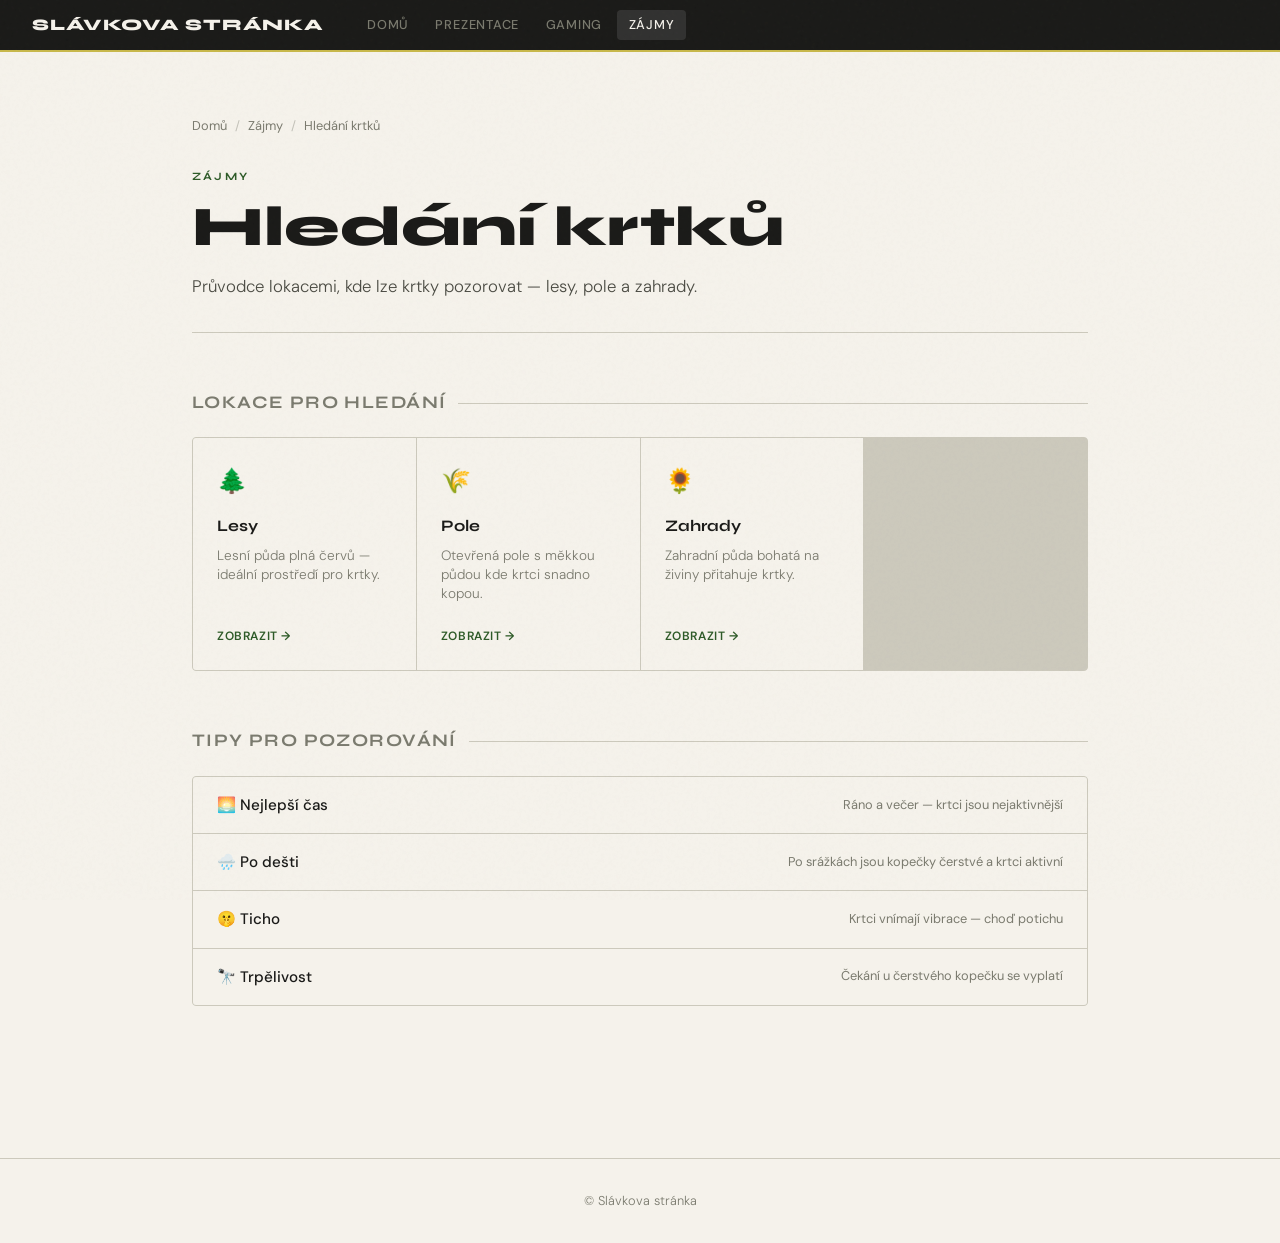
<file: index.html>
<!DOCTYPE html>
<html lang="cs">
<head>
  <meta charset="UTF-8">
  <meta name="viewport" content="width=device-width, initial-scale=1.0">
  <title>Hledání krtků — Slávkova stránka</title>
  <link rel="stylesheet" href="style.css">
</head>
<body>

<nav>
  <a class="nav-logo" href="index.html">Slávkova stránka</a>
  <div class="nav-links">
    <a href="index.html">Domů</a>
    <a href="prezentace/index.html">Prezentace</a>
    <a href="gaming/index.html">Gaming</a>
    <a href="index.html" class="active">Zájmy</a>
  </div>
</nav>

<main class="page">
  <div class="breadcrumb">
    <a href="index.html">Domů</a>
    <span class="sep">/</span>
    <a href="index.html">Zájmy</a>
    <span class="sep">/</span>
    <span>Hledání krtků</span>
  </div>

  <div class="page-header">
    <p class="eyebrow">Zájmy</p>
    <h1>Hledání krtků</h1>
    <p>Průvodce lokacemi, kde lze krtky pozorovat — lesy, pole a zahrady.</p>
  </div>

  <section>
    <h2>Lokace pro hledání</h2>
    <div class="card-grid">
      <a class="card" href="lesy.html">
        <div class="card-icon">🌲</div>
        <div class="card-title">Lesy</div>
        <div class="card-desc">Lesní půda plná červů — ideální prostředí pro krtky.</div>
        <div class="card-arrow">Zobrazit →</div>
      </a>
      <a class="card" href="pole.html">
        <div class="card-icon">🌾</div>
        <div class="card-title">Pole</div>
        <div class="card-desc">Otevřená pole s měkkou půdou kde krtci snadno kopou.</div>
        <div class="card-arrow">Zobrazit →</div>
      </a>
      <a class="card" href="zahrady.html">
        <div class="card-icon">🌻</div>
        <div class="card-title">Zahrady</div>
        <div class="card-desc">Zahradní půda bohatá na živiny přitahuje krtky.</div>
        <div class="card-arrow">Zobrazit →</div>
      </a>
    </div>
  </section>

  <section>
    <h2>Tipy pro pozorování</h2>
    <div class="item-list">
      <div class="item">
        <span class="item-label">🌅 Nejlepší čas</span>
        <span class="item-meta">Ráno a večer — krtci jsou nejaktivnější</span>
      </div>
      <div class="item">
        <span class="item-label">🌧️ Po dešti</span>
        <span class="item-meta">Po srážkách jsou kopečky čerstvé a krtci aktivní</span>
      </div>
      <div class="item">
        <span class="item-label">🤫 Ticho</span>
        <span class="item-meta">Krtci vnímají vibrace — choď potichu</span>
      </div>
      <div class="item">
        <span class="item-label">🔭 Trpělivost</span>
        <span class="item-meta">Čekání u čerstvého kopečku se vyplatí</span>
      </div>
    </div>
  </section>
</main>

<footer>&copy; Slávkova stránka</footer>
</body>
</html>
</file>
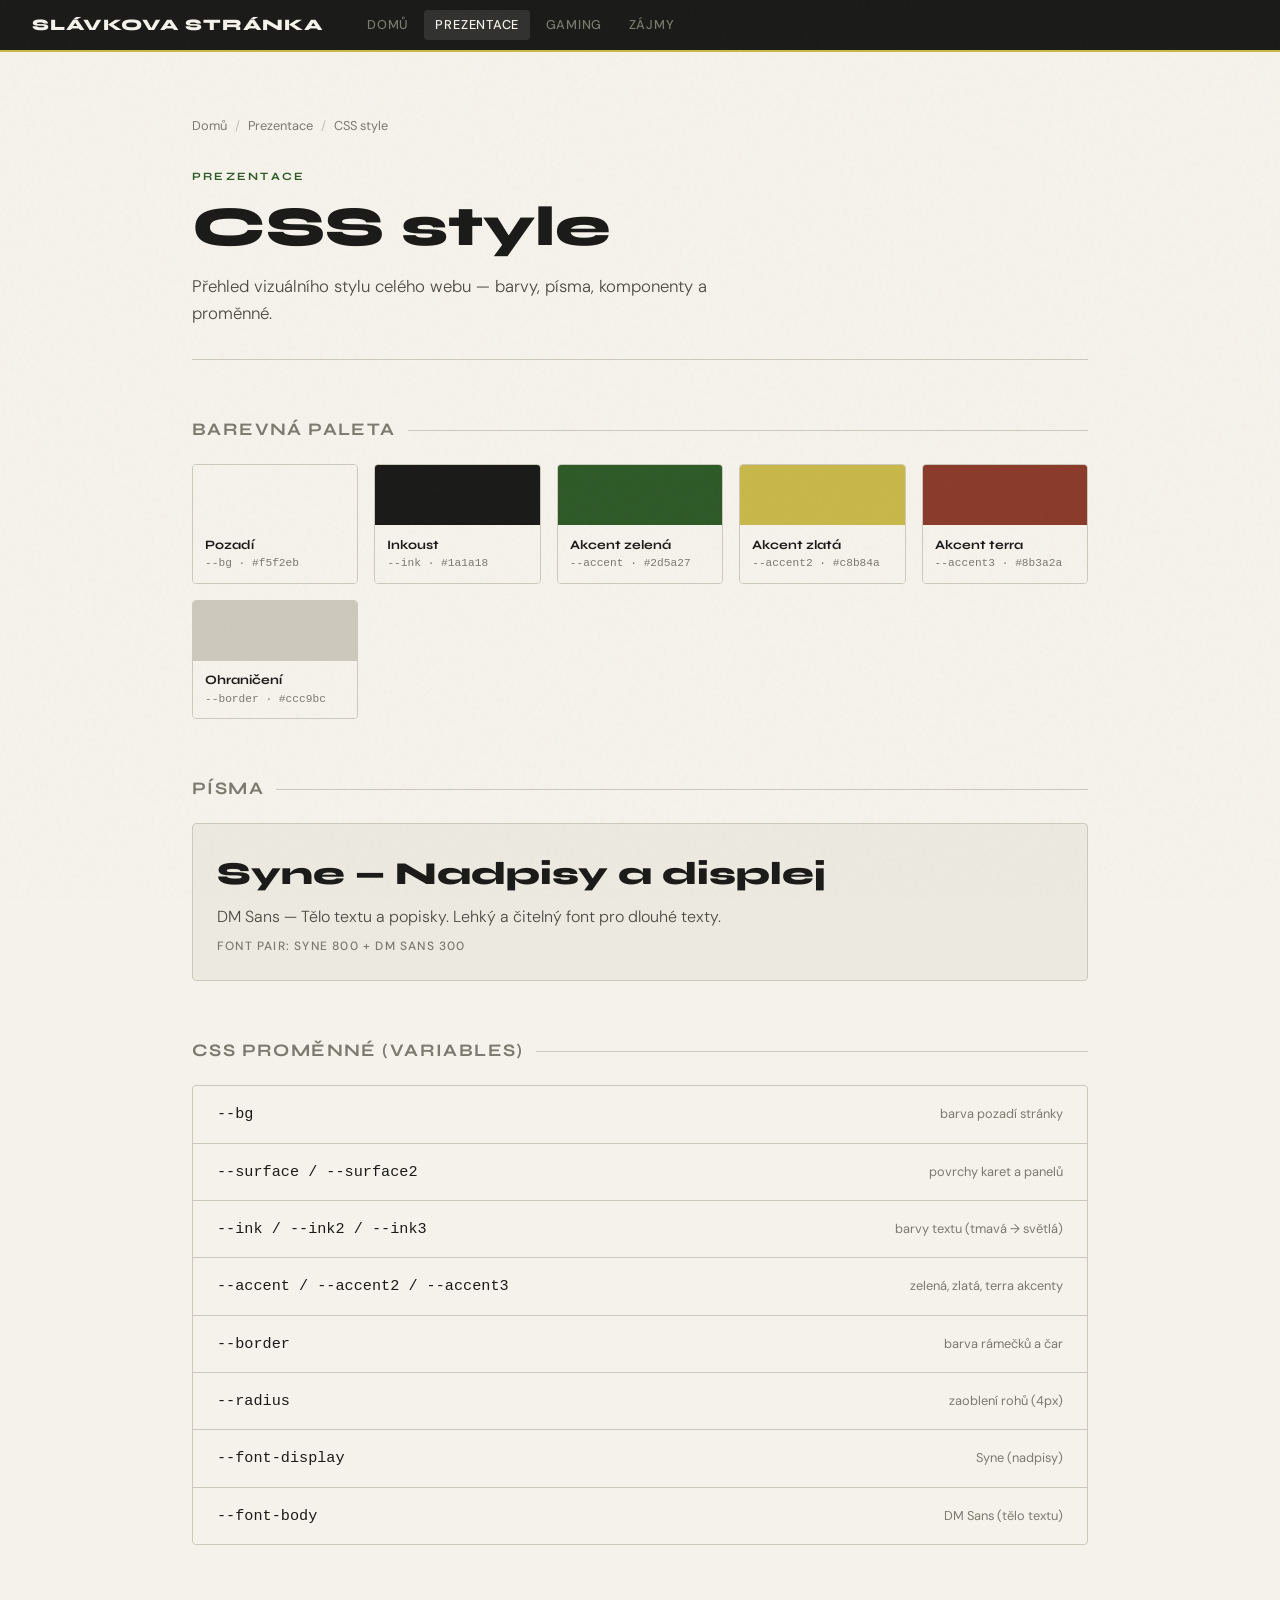
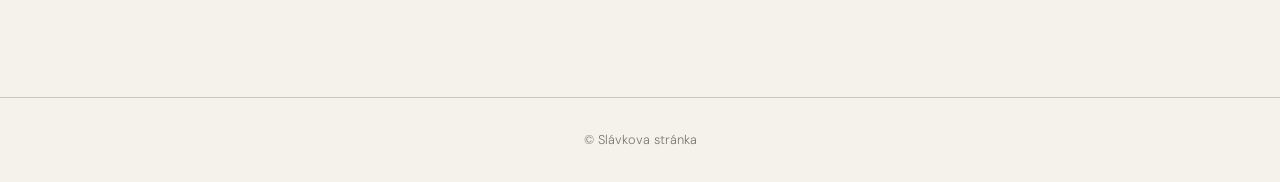
<file: css-style.html>
<!DOCTYPE html>
<html lang="cs">
<head>
  <meta charset="UTF-8">
  <meta name="viewport" content="width=device-width, initial-scale=1.0">
  <title>CSS style — Slávkova stránka</title>
  <link rel="stylesheet" href="style.css">
  <style>
    .swatch-grid {
      display: grid;
      grid-template-columns: repeat(auto-fill, minmax(160px, 1fr));
      gap: 1rem;
      margin-top: 1rem;
    }
    .swatch {
      border-radius: var(--radius);
      overflow: hidden;
      border: 1px solid var(--border);
    }
    .swatch-color {
      height: 60px;
    }
    .swatch-info {
      background: var(--bg);
      padding: 0.6rem 0.75rem;
    }
    .swatch-name {
      font-family: var(--font-display);
      font-size: 0.8rem;
      font-weight: 700;
      color: var(--ink);
    }
    .swatch-var {
      font-size: 0.7rem;
      color: var(--ink3);
      font-family: monospace;
    }
    .font-demo {
      padding: 1.5rem;
      background: var(--surface);
      border: 1px solid var(--border);
      border-radius: var(--radius);
      margin-bottom: 1rem;
    }
    .font-demo .sample-display {
      font-family: var(--font-display);
      font-size: 2rem;
      font-weight: 800;
      color: var(--ink);
      margin-bottom: 0.25rem;
    }
    .font-demo .sample-body {
      font-family: var(--font-body);
      font-size: 1rem;
      color: var(--ink2);
      font-weight: 300;
    }
    .font-demo .font-name {
      font-size: 0.75rem;
      color: var(--ink3);
      margin-top: 0.5rem;
      font-weight: 500;
      letter-spacing: 0.1em;
      text-transform: uppercase;
    }
  </style>
</head>
<body>

<nav>
  <a class="nav-logo" href="index.html">Slávkova stránka</a>
  <div class="nav-links">
    <a href="index.html">Domů</a>
    <a href="index.html" class="active">Prezentace</a>
    <a href="gaming/index.html">Gaming</a>
    <a href="zajmy/index.html">Zájmy</a>
  </div>
</nav>

<main class="page">
  <div class="breadcrumb">
    <a href="index.html">Domů</a>
    <span class="sep">/</span>
    <a href="index.html">Prezentace</a>
    <span class="sep">/</span>
    <span>CSS style</span>
  </div>

  <div class="page-header">
    <p class="eyebrow">Prezentace</p>
    <h1>CSS style</h1>
    <p>Přehled vizuálního stylu celého webu — barvy, písma, komponenty a proměnné.</p>
  </div>

  <section>
    <h2>Barevná paleta</h2>
    <div class="swatch-grid">
      <div class="swatch">
        <div class="swatch-color" style="background:#f5f2eb;"></div>
        <div class="swatch-info">
          <div class="swatch-name">Pozadí</div>
          <div class="swatch-var">--bg · #f5f2eb</div>
        </div>
      </div>
      <div class="swatch">
        <div class="swatch-color" style="background:#1a1a18;"></div>
        <div class="swatch-info">
          <div class="swatch-name">Inkoust</div>
          <div class="swatch-var">--ink · #1a1a18</div>
        </div>
      </div>
      <div class="swatch">
        <div class="swatch-color" style="background:#2d5a27;"></div>
        <div class="swatch-info">
          <div class="swatch-name">Akcent zelená</div>
          <div class="swatch-var">--accent · #2d5a27</div>
        </div>
      </div>
      <div class="swatch">
        <div class="swatch-color" style="background:#c8b84a;"></div>
        <div class="swatch-info">
          <div class="swatch-name">Akcent zlatá</div>
          <div class="swatch-var">--accent2 · #c8b84a</div>
        </div>
      </div>
      <div class="swatch">
        <div class="swatch-color" style="background:#8b3a2a;"></div>
        <div class="swatch-info">
          <div class="swatch-name">Akcent terra</div>
          <div class="swatch-var">--accent3 · #8b3a2a</div>
        </div>
      </div>
      <div class="swatch">
        <div class="swatch-color" style="background:#ccc9bc;"></div>
        <div class="swatch-info">
          <div class="swatch-name">Ohraničení</div>
          <div class="swatch-var">--border · #ccc9bc</div>
        </div>
      </div>
    </div>
  </section>

  <section>
    <h2>Písma</h2>
    <div class="font-demo">
      <div class="sample-display">Syne — Nadpisy a displej</div>
      <div class="sample-body">DM Sans — Tělo textu a popisky. Lehký a čitelný font pro dlouhé texty.</div>
      <div class="font-name">Font pair: Syne 800 + DM Sans 300</div>
    </div>
  </section>

  <section>
    <h2>CSS proměnné (variables)</h2>
    <div class="item-list">
      <div class="item"><span class="item-label" style="font-family:monospace">--bg</span><span class="item-meta">barva pozadí stránky</span></div>
      <div class="item"><span class="item-label" style="font-family:monospace">--surface / --surface2</span><span class="item-meta">povrchy karet a panelů</span></div>
      <div class="item"><span class="item-label" style="font-family:monospace">--ink / --ink2 / --ink3</span><span class="item-meta">barvy textu (tmavá → světlá)</span></div>
      <div class="item"><span class="item-label" style="font-family:monospace">--accent / --accent2 / --accent3</span><span class="item-meta">zelená, zlatá, terra akcenty</span></div>
      <div class="item"><span class="item-label" style="font-family:monospace">--border</span><span class="item-meta">barva rámečků a čar</span></div>
      <div class="item"><span class="item-label" style="font-family:monospace">--radius</span><span class="item-meta">zaoblení rohů (4px)</span></div>
      <div class="item"><span class="item-label" style="font-family:monospace">--font-display</span><span class="item-meta">Syne (nadpisy)</span></div>
      <div class="item"><span class="item-label" style="font-family:monospace">--font-body</span><span class="item-meta">DM Sans (tělo textu)</span></div>
    </div>
  </section>
</main>

<footer>&copy; Slávkova stránka</footer>
</body>
</html>
</file>
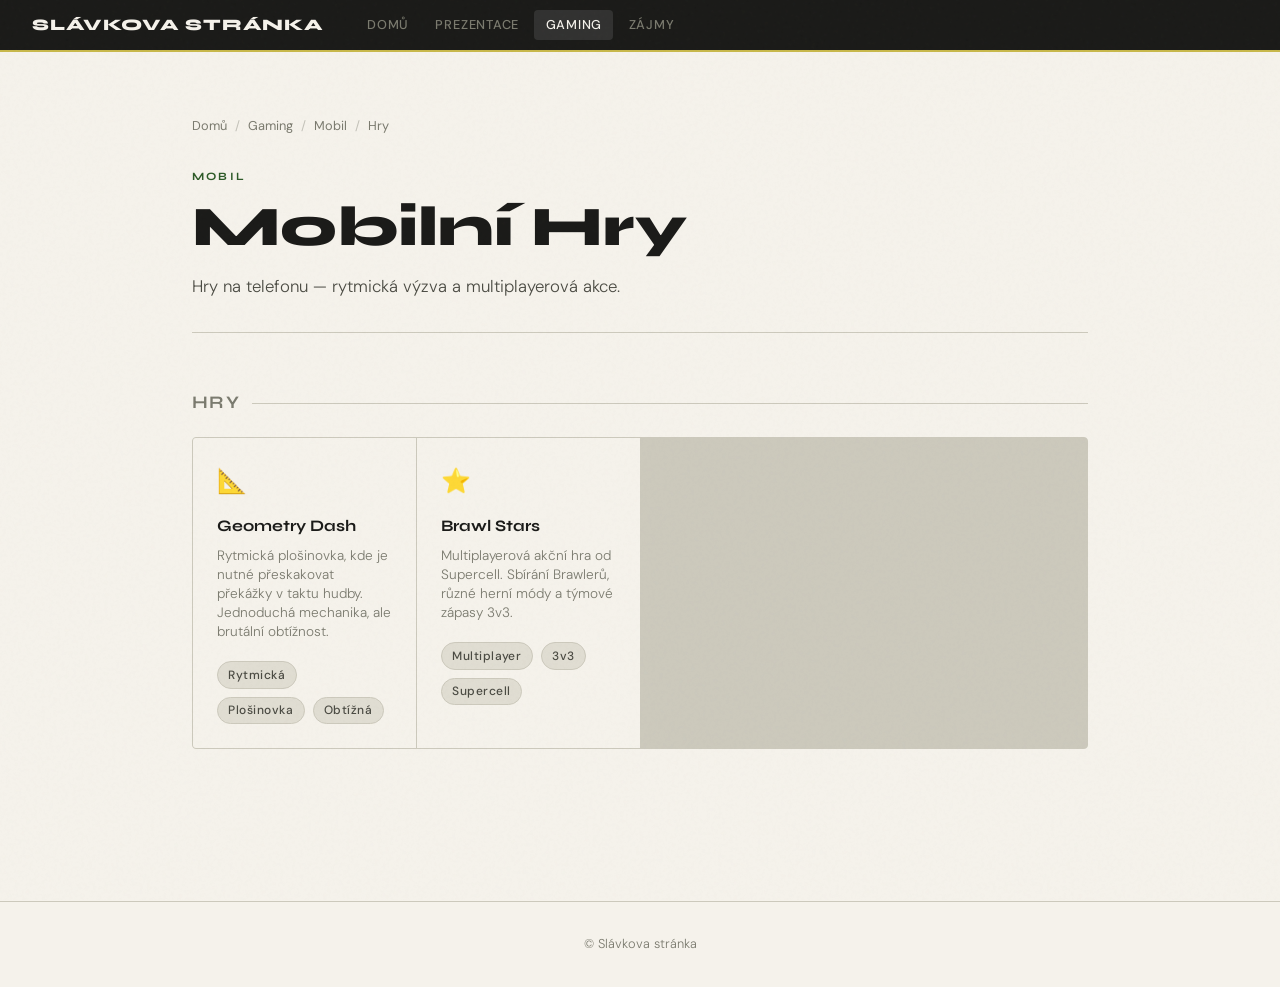
<file: hry.html>
<!DOCTYPE html>
<html lang="cs">
<head>
  <meta charset="UTF-8">
  <meta name="viewport" content="width=device-width, initial-scale=1.0">
  <title>Mobilní Hry — Slávkova stránka</title>
  <link rel="stylesheet" href="style.css">
</head>
<body>

<nav>
  <a class="nav-logo" href="index.html">Slávkova stránka</a>
  <div class="nav-links">
    <a href="index.html">Domů</a>
    <a href="prezentace/index.html">Prezentace</a>
    <a href="index.html" class="active">Gaming</a>
    <a href="zajmy/index.html">Zájmy</a>
  </div>
</nav>

<main class="page">
  <div class="breadcrumb">
    <a href="index.html">Domů</a>
    <span class="sep">/</span>
    <a href="index.html">Gaming</a>
    <span class="sep">/</span>
    <a href="index.html">Mobil</a>
    <span class="sep">/</span>
    <span>Hry</span>
  </div>

  <div class="page-header">
    <p class="eyebrow">Mobil</p>
    <h1>Mobilní Hry</h1>
    <p>Hry na telefonu — rytmická výzva a multiplayerová akce.</p>
  </div>

  <section>
    <h2>Hry</h2>
    <div class="card-grid">
      <div class="card">
        <div class="card-icon">📐</div>
        <div class="card-title">Geometry Dash</div>
        <div class="card-desc">Rytmická plošinovka, kde je nutné přeskakovat překážky v taktu hudby. Jednoduchá mechanika, ale brutální obtížnost.</div>
        <div class="tags" style="margin-top:0.75rem;">
          <span class="tag">Rytmická</span>
          <span class="tag">Plošinovka</span>
          <span class="tag">Obtížná</span>
        </div>
      </div>
      <div class="card">
        <div class="card-icon">⭐</div>
        <div class="card-title">Brawl Stars</div>
        <div class="card-desc">Multiplayerová akční hra od Supercell. Sbírání Brawlerů, různé herní módy a týmové zápasy 3v3.</div>
        <div class="tags" style="margin-top:0.75rem;">
          <span class="tag">Multiplayer</span>
          <span class="tag">3v3</span>
          <span class="tag">Supercell</span>
        </div>
      </div>
    </div>
  </section>
</main>

<footer>&copy; Slávkova stránka</footer>
</body>
</html>
</file>
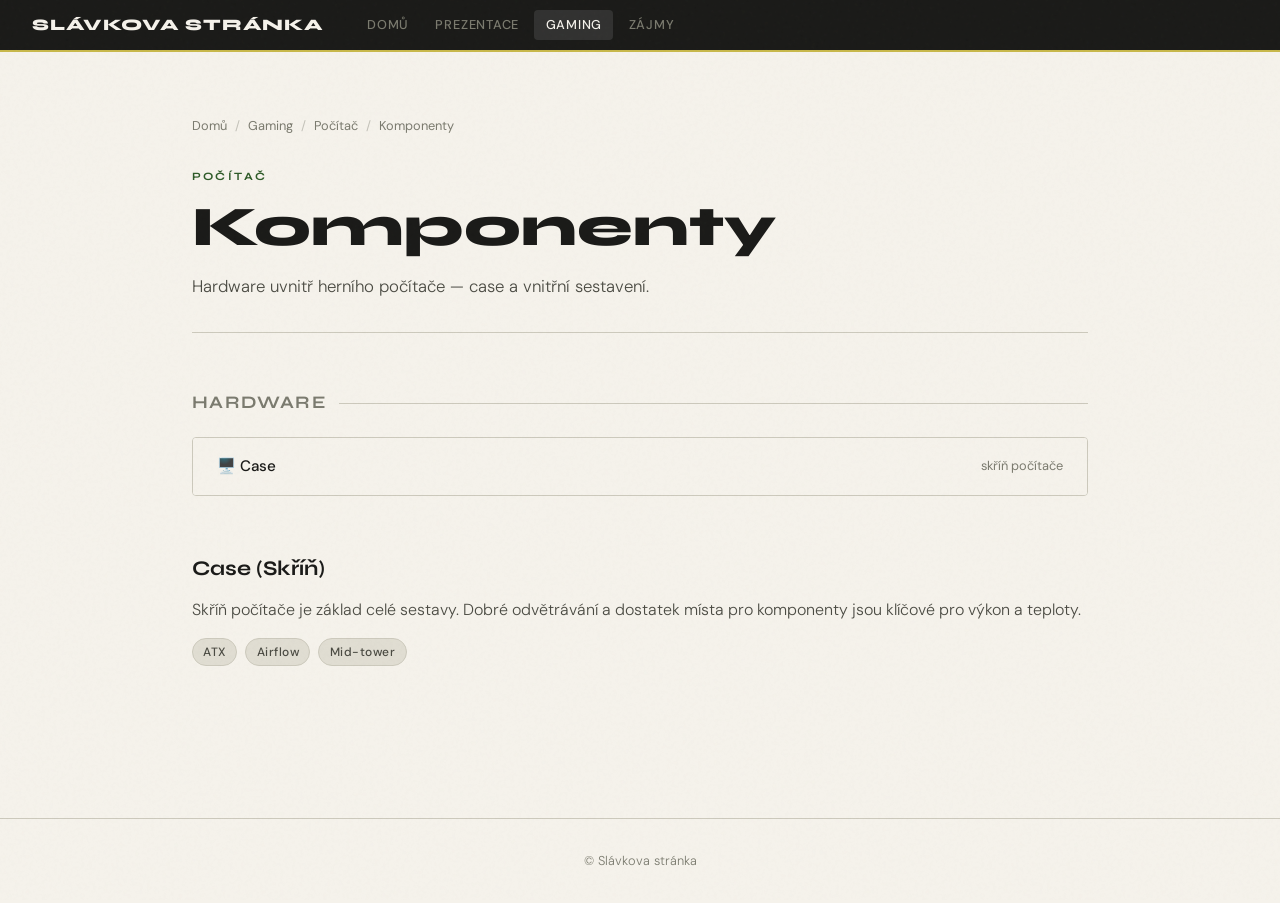
<file: komponenty.html>
<!DOCTYPE html>
<html lang="cs">
<head>
  <meta charset="UTF-8">
  <meta name="viewport" content="width=device-width, initial-scale=1.0">
  <title>Komponenty — Slávkova stránka</title>
  <link rel="stylesheet" href="style.css">
</head>
<body>

<nav>
  <a class="nav-logo" href="index.html">Slávkova stránka</a>
  <div class="nav-links">
    <a href="index.html">Domů</a>
    <a href="prezentace/index.html">Prezentace</a>
    <a href="index.html" class="active">Gaming</a>
    <a href="zajmy/index.html">Zájmy</a>
  </div>
</nav>

<main class="page">
  <div class="breadcrumb">
    <a href="index.html">Domů</a>
    <span class="sep">/</span>
    <a href="index.html">Gaming</a>
    <span class="sep">/</span>
    <a href="index.html">Počítač</a>
    <span class="sep">/</span>
    <span>Komponenty</span>
  </div>

  <div class="page-header">
    <p class="eyebrow">Počítač</p>
    <h1>Komponenty</h1>
    <p>Hardware uvnitř herního počítače — case a vnitřní sestavení.</p>
  </div>

  <section>
    <h2>Hardware</h2>
    <div class="item-list">
      <div class="item">
        <span class="item-label">🖥️ Case</span>
        <span class="item-meta">skříň počítače</span>
      </div>
    </div>
  </section>

  <section>
    <h3>Case (Skříň)</h3>
    <p>Skříň počítače je základ celé sestavy. Dobré odvětrávání a dostatek místa pro komponenty jsou klíčové pro výkon a teploty.</p>
    <div class="tags">
      <span class="tag">ATX</span>
      <span class="tag">Airflow</span>
      <span class="tag">Mid-tower</span>
    </div>
  </section>
</main>

<footer>&copy; Slávkova stránka</footer>
</body>
</html>
</file>
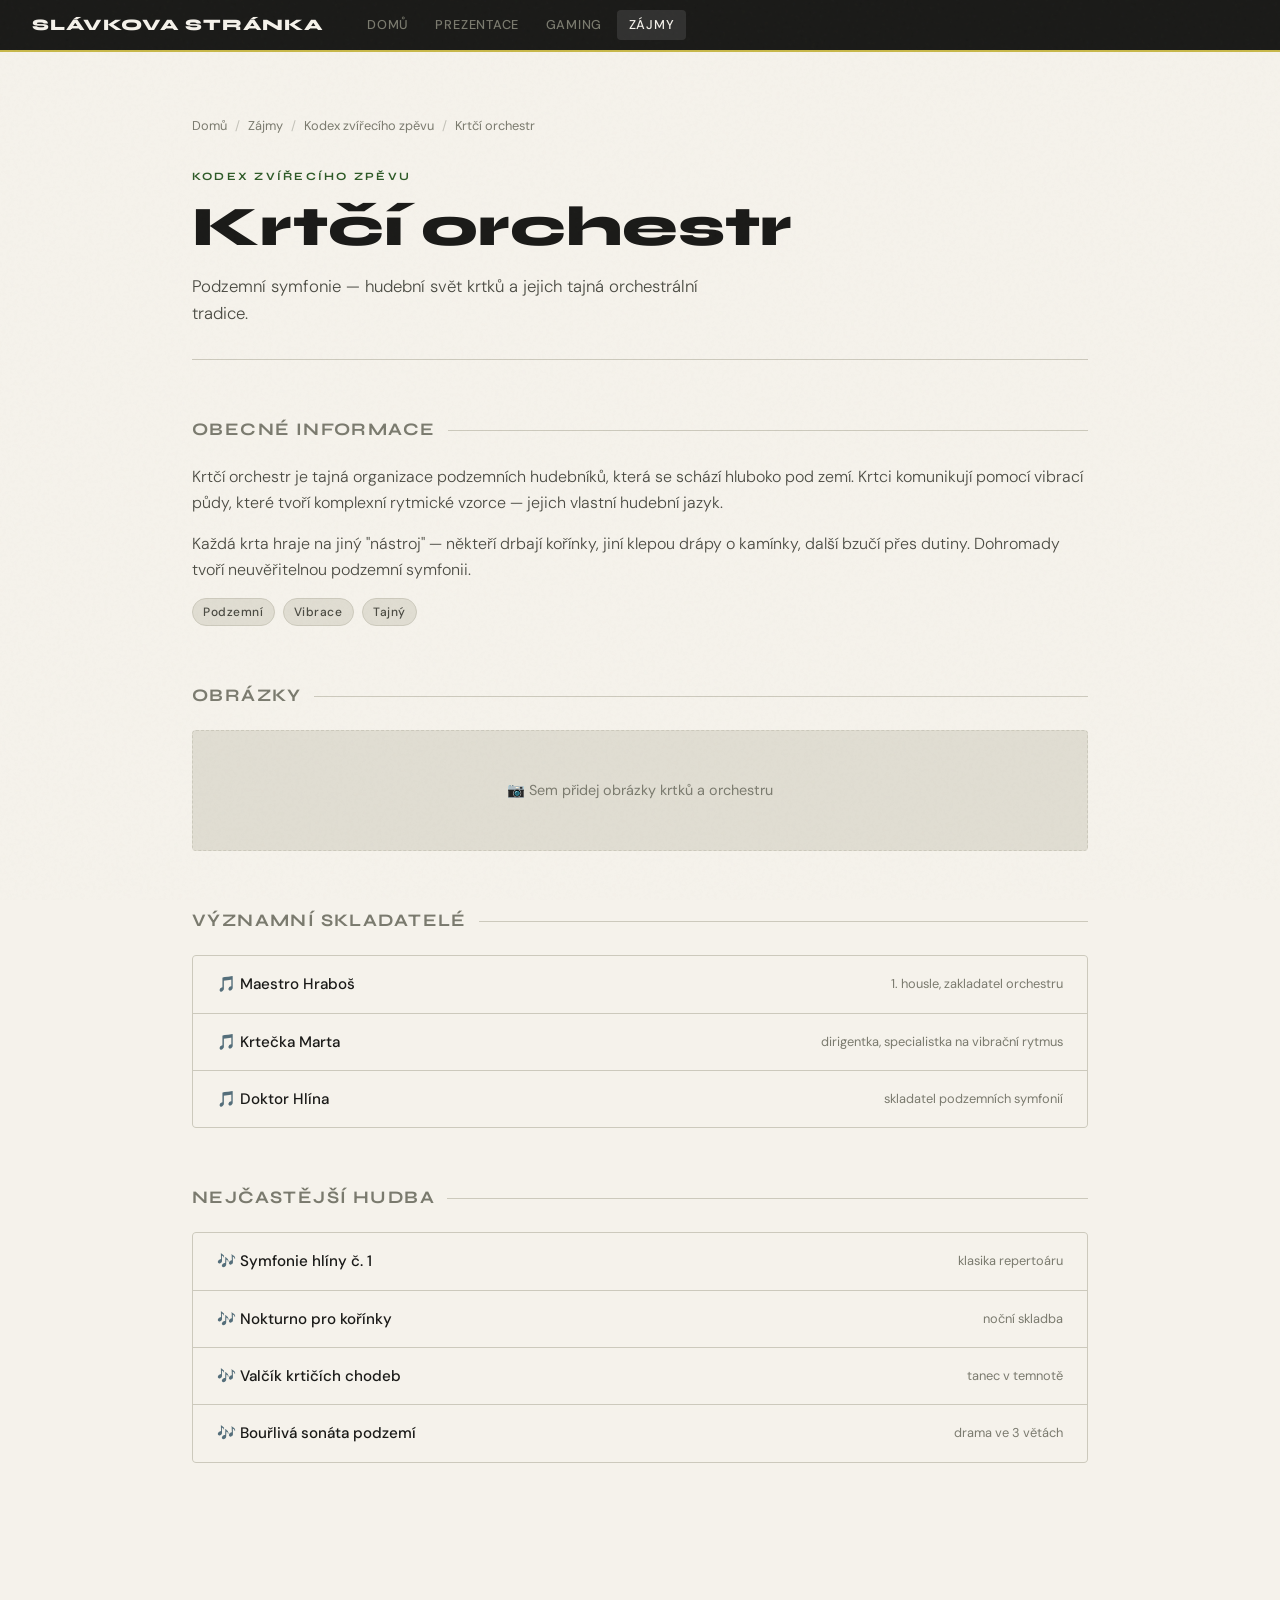
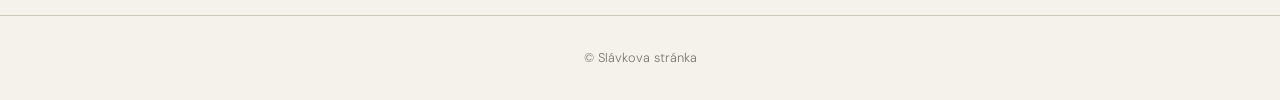
<file: krtci-orchestr.html>
<!DOCTYPE html>
<html lang="cs">
<head>
  <meta charset="UTF-8">
  <meta name="viewport" content="width=device-width, initial-scale=1.0">
  <title>Krtčí orchestr — Slávkova stránka</title>
  <link rel="stylesheet" href="style.css">
</head>
<body>

<nav>
  <a class="nav-logo" href="index.html">Slávkova stránka</a>
  <div class="nav-links">
    <a href="index.html">Domů</a>
    <a href="prezentace/index.html">Prezentace</a>
    <a href="gaming/index.html">Gaming</a>
    <a href="index.html" class="active">Zájmy</a>
  </div>
</nav>

<main class="page">
  <div class="breadcrumb">
    <a href="index.html">Domů</a>
    <span class="sep">/</span>
    <a href="index.html">Zájmy</a>
    <span class="sep">/</span>
    <a href="index.html">Kodex zvířecího zpěvu</a>
    <span class="sep">/</span>
    <span>Krtčí orchestr</span>
  </div>

  <div class="page-header">
    <p class="eyebrow">Kodex zvířecího zpěvu</p>
    <h1>Krtčí orchestr</h1>
    <p>Podzemní symfonie — hudební svět krtků a jejich tajná orchestrální tradice.</p>
  </div>

  <section>
    <h2>Obecné informace</h2>
    <p>Krtčí orchestr je tajná organizace podzemních hudebníků, která se schází hluboko pod zemí. Krtci komunikují pomocí vibrací půdy, které tvoří komplexní rytmické vzorce — jejich vlastní hudební jazyk.</p>
    <p>Každá krta hraje na jiný "nástroj" — někteří drbají kořínky, jiní klepou drápy o kamínky, další bzučí přes dutiny. Dohromady tvoří neuvěřitelnou podzemní symfonii.</p>
    <div class="tags">
      <span class="tag">Podzemní</span>
      <span class="tag">Vibrace</span>
      <span class="tag">Tajný</span>
    </div>
  </section>

  <section>
    <h2>Obrázky</h2>
    <div style="background:var(--surface2);border:1px dashed var(--border);border-radius:var(--radius);padding:3rem;text-align:center;color:var(--ink3);font-size:0.9rem;">
      📷 Sem přidej obrázky krtků a orchestru
    </div>
  </section>

  <section>
    <h2>Významní skladatelé</h2>
    <div class="item-list">
      <div class="item">
        <span class="item-label">🎵 Maestro Hraboš</span>
        <span class="item-meta">1. housle, zakladatel orchestru</span>
      </div>
      <div class="item">
        <span class="item-label">🎵 Krtečka Marta</span>
        <span class="item-meta">dirigentka, specialistka na vibrační rytmus</span>
      </div>
      <div class="item">
        <span class="item-label">🎵 Doktor Hlína</span>
        <span class="item-meta">skladatel podzemních symfonií</span>
      </div>
    </div>
  </section>

  <section>
    <h2>Nejčastější hudba</h2>
    <div class="item-list">
      <div class="item">
        <span class="item-label">🎶 Symfonie hlíny č. 1</span>
        <span class="item-meta">klasika repertoáru</span>
      </div>
      <div class="item">
        <span class="item-label">🎶 Nokturno pro kořínky</span>
        <span class="item-meta">noční skladba</span>
      </div>
      <div class="item">
        <span class="item-label">🎶 Valčík krtičích chodeb</span>
        <span class="item-meta">tanec v temnotě</span>
      </div>
      <div class="item">
        <span class="item-label">🎶 Bouřlivá sonáta podzemí</span>
        <span class="item-meta">drama ve 3 větách</span>
      </div>
    </div>
  </section>
</main>

<footer>&copy; Slávkova stránka</footer>
</body>
</html>
</file>
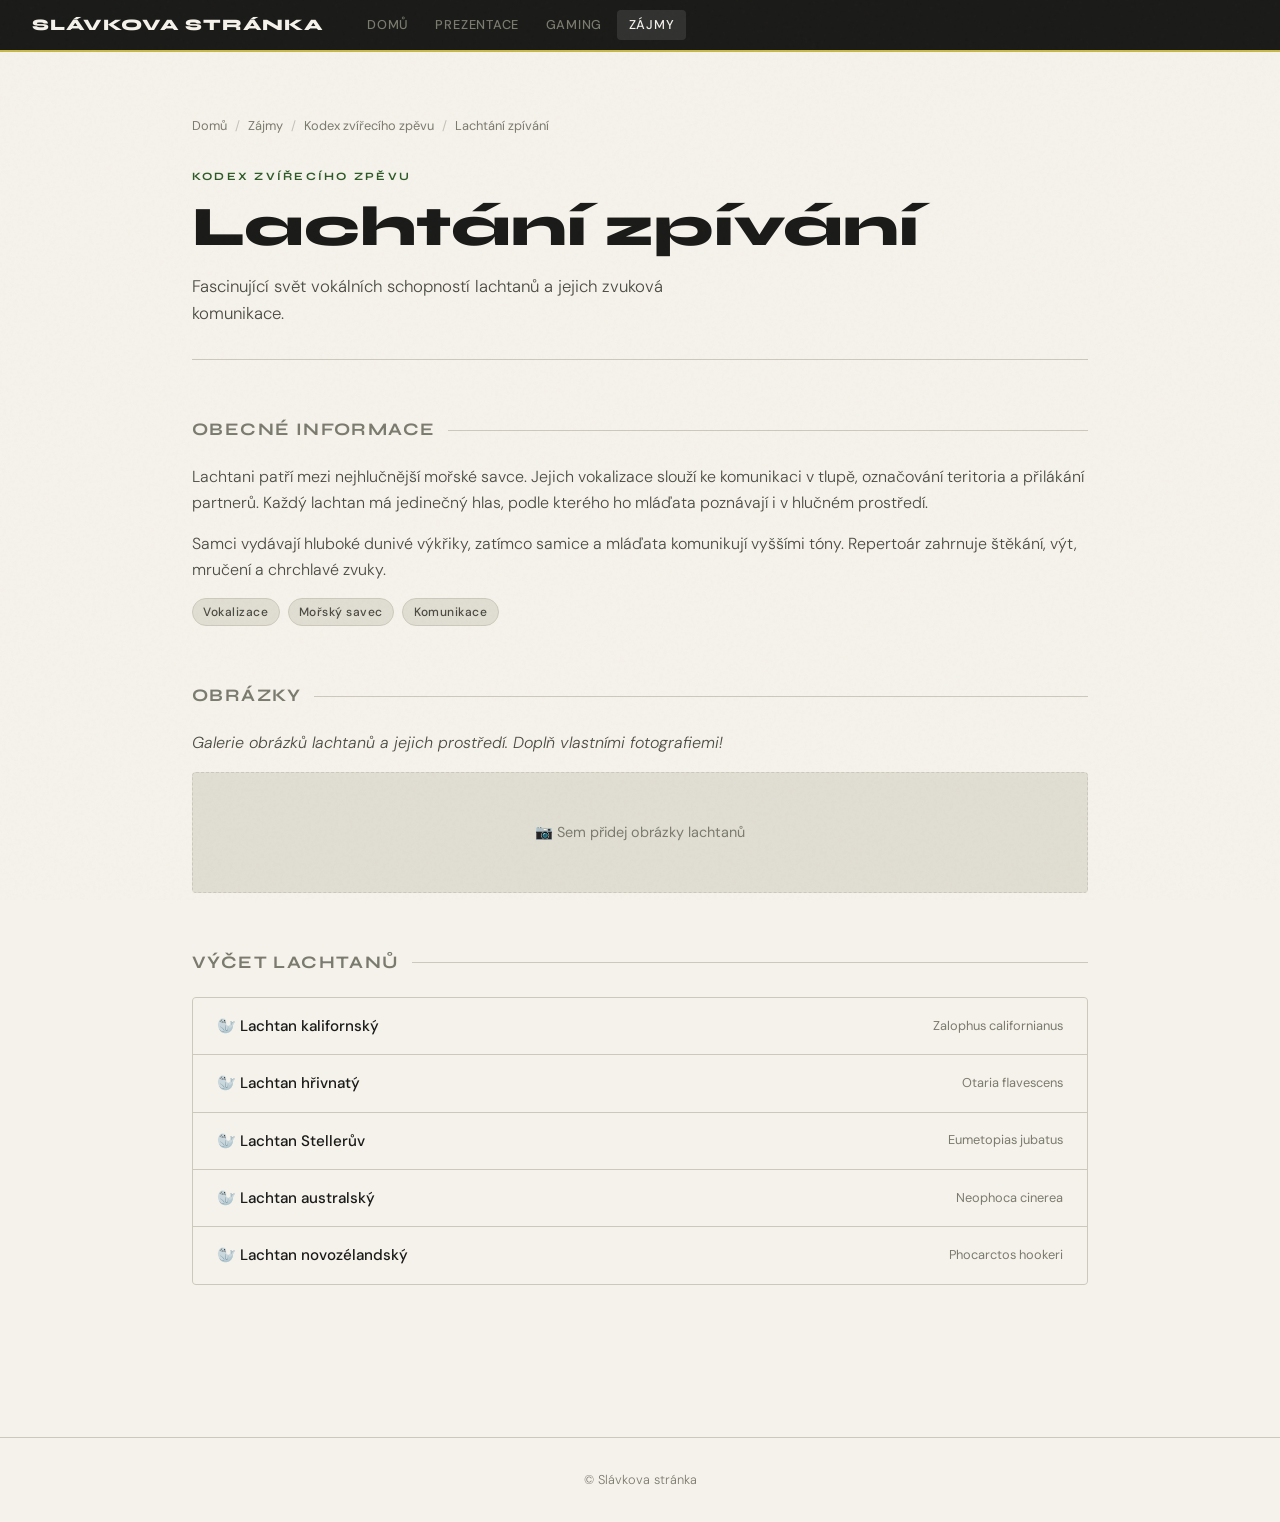
<file: lachtani.html>
<!DOCTYPE html>
<html lang="cs">
<head>
  <meta charset="UTF-8">
  <meta name="viewport" content="width=device-width, initial-scale=1.0">
  <title>Lachtání zpívání — Slávkova stránka</title>
  <link rel="stylesheet" href="style.css">
</head>
<body>

<nav>
  <a class="nav-logo" href="index.html">Slávkova stránka</a>
  <div class="nav-links">
    <a href="index.html">Domů</a>
    <a href="prezentace/index.html">Prezentace</a>
    <a href="gaming/index.html">Gaming</a>
    <a href="index.html" class="active">Zájmy</a>
  </div>
</nav>

<main class="page">
  <div class="breadcrumb">
    <a href="index.html">Domů</a>
    <span class="sep">/</span>
    <a href="index.html">Zájmy</a>
    <span class="sep">/</span>
    <a href="index.html">Kodex zvířecího zpěvu</a>
    <span class="sep">/</span>
    <span>Lachtání zpívání</span>
  </div>

  <div class="page-header">
    <p class="eyebrow">Kodex zvířecího zpěvu</p>
    <h1>Lachtání zpívání</h1>
    <p>Fascinující svět vokálních schopností lachtanů a jejich zvuková komunikace.</p>
  </div>

  <section>
    <h2>Obecné informace</h2>
    <p>Lachtani patří mezi nejhlučnější mořské savce. Jejich vokalizace slouží ke komunikaci v tlupě, označování teritoria a přilákání partnerů. Každý lachtan má jedinečný hlas, podle kterého ho mláďata poznávají i v hlučném prostředí.</p>
    <p>Samci vydávají hluboké dunivé výkřiky, zatímco samice a mláďata komunikují vyššími tóny. Repertoár zahrnuje štěkání, výt, mručení a chrchlavé zvuky.</p>
    <div class="tags">
      <span class="tag">Vokalizace</span>
      <span class="tag">Mořský savec</span>
      <span class="tag">Komunikace</span>
    </div>
  </section>

  <section>
    <h2>Obrázky</h2>
    <p><em>Galerie obrázků lachtanů a jejich prostředí. Doplň vlastními fotografiemi!</em></p>
    <div style="background:var(--surface2);border:1px dashed var(--border);border-radius:var(--radius);padding:3rem;text-align:center;color:var(--ink3);font-size:0.9rem;">
      📷 Sem přidej obrázky lachtanů
    </div>
  </section>

  <section>
    <h2>Výčet lachtanů</h2>
    <div class="item-list">
      <div class="item">
        <span class="item-label">🦭 Lachtan kalifornský</span>
        <span class="item-meta">Zalophus californianus</span>
      </div>
      <div class="item">
        <span class="item-label">🦭 Lachtan hřivnatý</span>
        <span class="item-meta">Otaria flavescens</span>
      </div>
      <div class="item">
        <span class="item-label">🦭 Lachtan Stellerův</span>
        <span class="item-meta">Eumetopias jubatus</span>
      </div>
      <div class="item">
        <span class="item-label">🦭 Lachtan australský</span>
        <span class="item-meta">Neophoca cinerea</span>
      </div>
      <div class="item">
        <span class="item-label">🦭 Lachtan novozélandský</span>
        <span class="item-meta">Phocarctos hookeri</span>
      </div>
    </div>
  </section>
</main>

<footer>&copy; Slávkova stránka</footer>
</body>
</html>
</file>
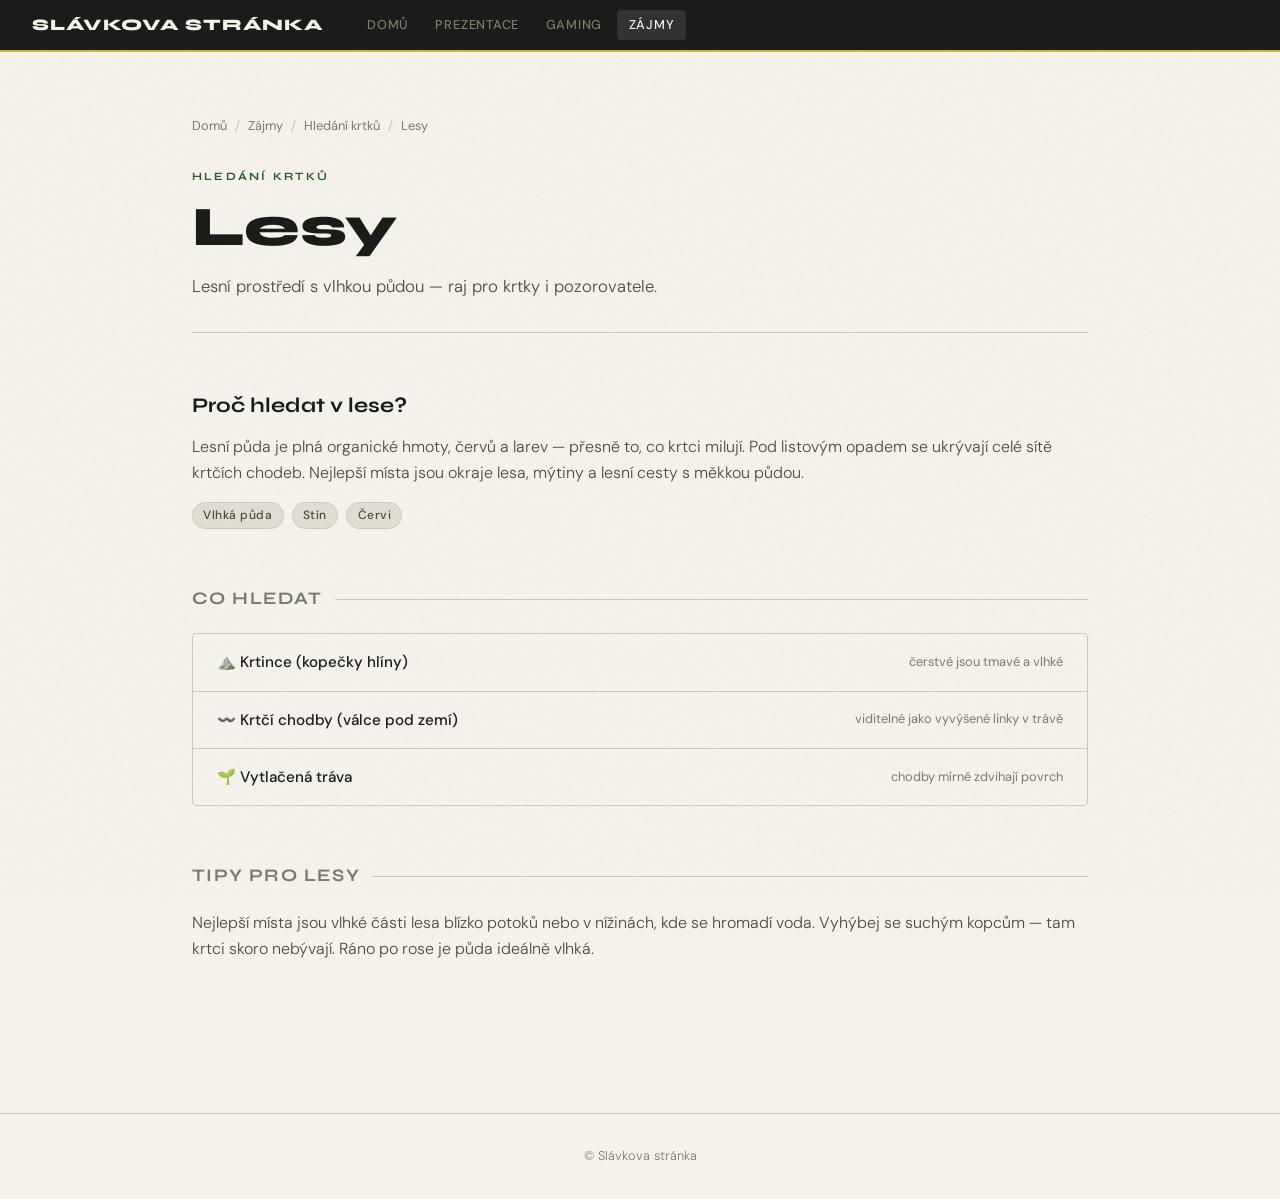
<file: lesy.html>
<!DOCTYPE html>
<html lang="cs">
<head>
  <meta charset="UTF-8">
  <meta name="viewport" content="width=device-width, initial-scale=1.0">
  <title>Lesy — Hledání krtků — Slávkova stránka</title>
  <link rel="stylesheet" href="style.css">
</head>
<body>

<nav>
  <a class="nav-logo" href="index.html">Slávkova stránka</a>
  <div class="nav-links">
    <a href="index.html">Domů</a>
    <a href="prezentace/index.html">Prezentace</a>
    <a href="gaming/index.html">Gaming</a>
    <a href="index.html" class="active">Zájmy</a>
  </div>
</nav>

<main class="page">
  <div class="breadcrumb">
    <a href="index.html">Domů</a>
    <span class="sep">/</span>
    <a href="index.html">Zájmy</a>
    <span class="sep">/</span>
    <a href="index.html">Hledání krtků</a>
    <span class="sep">/</span>
    <span>Lesy</span>
  </div>

  <div class="page-header">
    <p class="eyebrow">Hledání krtků</p>
    <h1>Lesy</h1>
    <p>Lesní prostředí s vlhkou půdou — raj pro krtky i pozorovatele.</p>
  </div>

  <section>
    <h3>Proč hledat v lese?</h3>
    <p>Lesní půda je plná organické hmoty, červů a larev — přesně to, co krtci milují. Pod listovým opadem se ukrývají celé sítě krtčích chodeb. Nejlepší místa jsou okraje lesa, mýtiny a lesní cesty s měkkou půdou.</p>
    <div class="tags">
      <span class="tag">Vlhká půda</span>
      <span class="tag">Stín</span>
      <span class="tag">Červi</span>
    </div>
  </section>

  <section>
    <h2>Co hledat</h2>
    <div class="item-list">
      <div class="item">
        <span class="item-label">⛰️ Krtince (kopečky hlíny)</span>
        <span class="item-meta">čerstvé jsou tmavé a vlhké</span>
      </div>
      <div class="item">
        <span class="item-label">〰️ Krtčí chodby (válce pod zemí)</span>
        <span class="item-meta">viditelné jako vyvýšené linky v trávě</span>
      </div>
      <div class="item">
        <span class="item-label">🌱 Vytlačená tráva</span>
        <span class="item-meta">chodby mírně zdvihají povrch</span>
      </div>
    </div>
  </section>

  <section>
    <h2>Tipy pro lesy</h2>
    <p>Nejlepší místa jsou vlhké části lesa blízko potoků nebo v nížinách, kde se hromadí voda. Vyhýbej se suchým kopcům — tam krtci skoro nebývají. Ráno po rose je půda ideálně vlhká.</p>
  </section>
</main>

<footer>&copy; Slávkova stránka</footer>
</body>
</html>
</file>
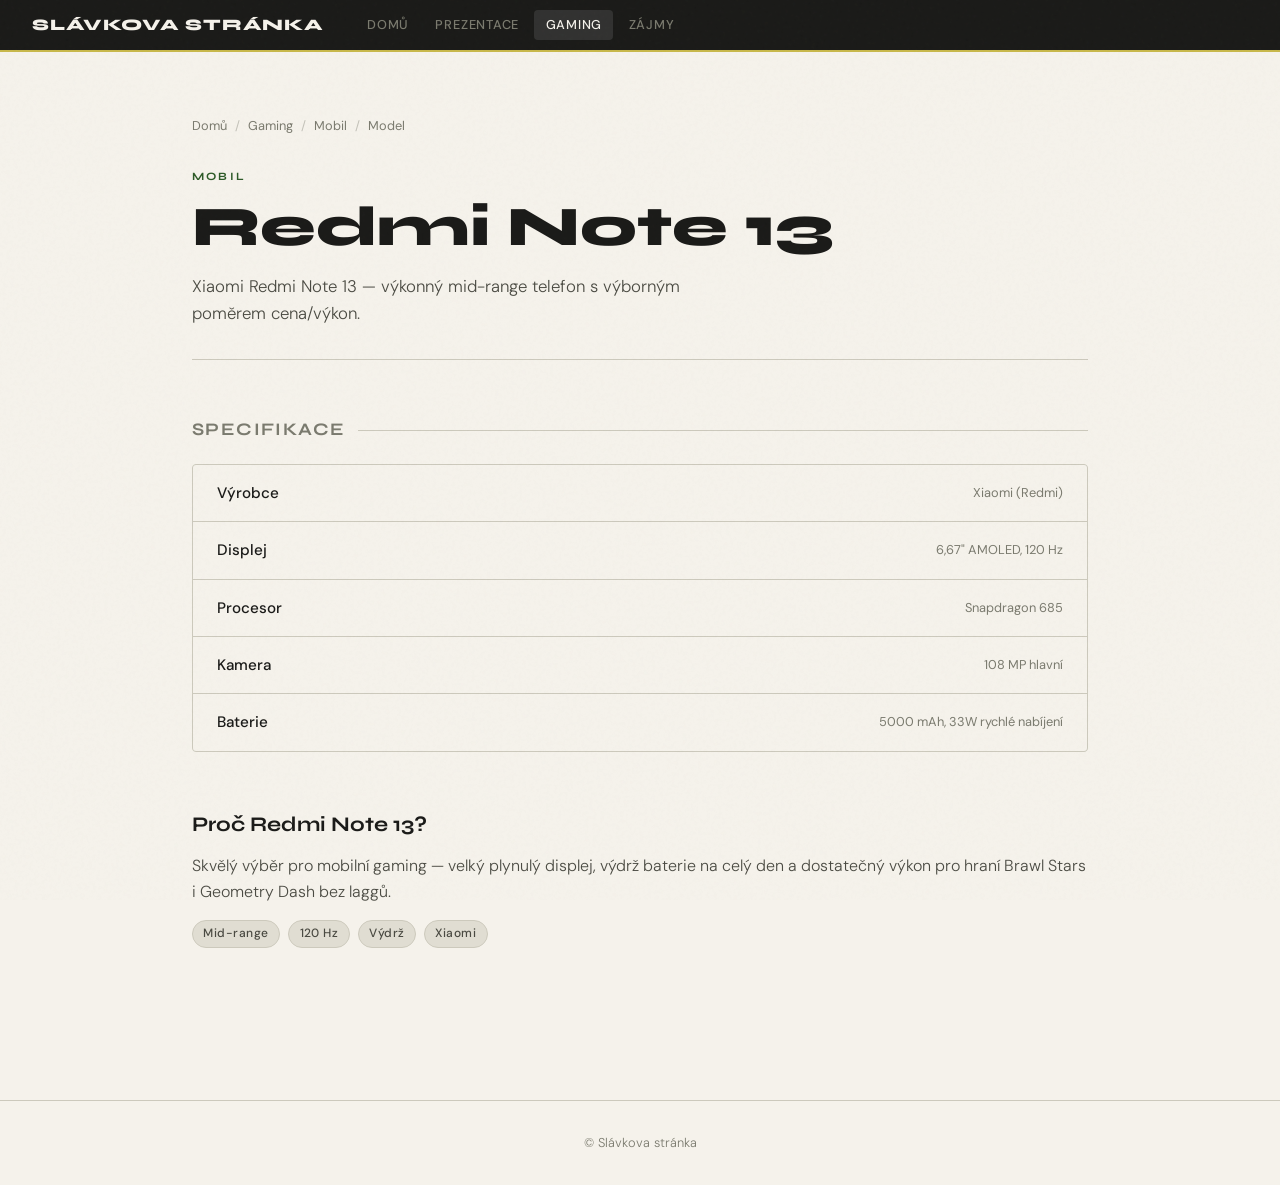
<file: model.html>
<!DOCTYPE html>
<html lang="cs">
<head>
  <meta charset="UTF-8">
  <meta name="viewport" content="width=device-width, initial-scale=1.0">
  <title>Model — Mobil — Slávkova stránka</title>
  <link rel="stylesheet" href="../../style.css">
</head>
<body>

<nav>
  <a class="nav-logo" href="../../index.html">Slávkova stránka</a>
  <div class="nav-links">
    <a href="../../index.html">Domů</a>
    <a href="../../prezentace/index.html">Prezentace</a>
    <a href="../index.html" class="active">Gaming</a>
    <a href="../../zajmy/index.html">Zájmy</a>
  </div>
</nav>

<main class="page">
  <div class="breadcrumb">
    <a href="../../index.html">Domů</a>
    <span class="sep">/</span>
    <a href="../index.html">Gaming</a>
    <span class="sep">/</span>
    <a href="index.html">Mobil</a>
    <span class="sep">/</span>
    <span>Model</span>
  </div>

  <div class="page-header">
    <p class="eyebrow">Mobil</p>
    <h1>Redmi Note 13</h1>
    <p>Xiaomi Redmi Note 13 — výkonný mid-range telefon s výborným poměrem cena/výkon.</p>
  </div>

  <section>
    <h2>Specifikace</h2>
    <div class="item-list">
      <div class="item">
        <span class="item-label">Výrobce</span>
        <span class="item-meta">Xiaomi (Redmi)</span>
      </div>
      <div class="item">
        <span class="item-label">Displej</span>
        <span class="item-meta">6,67" AMOLED, 120 Hz</span>
      </div>
      <div class="item">
        <span class="item-label">Procesor</span>
        <span class="item-meta">Snapdragon 685</span>
      </div>
      <div class="item">
        <span class="item-label">Kamera</span>
        <span class="item-meta">108 MP hlavní</span>
      </div>
      <div class="item">
        <span class="item-label">Baterie</span>
        <span class="item-meta">5000 mAh, 33W rychlé nabíjení</span>
      </div>
    </div>
  </section>

  <section>
    <h3>Proč Redmi Note 13?</h3>
    <p>Skvělý výběr pro mobilní gaming — velký plynulý displej, výdrž baterie na celý den a dostatečný výkon pro hraní Brawl Stars i Geometry Dash bez laggů.</p>
    <div class="tags">
      <span class="tag">Mid-range</span>
      <span class="tag">120 Hz</span>
      <span class="tag">Výdrž</span>
      <span class="tag">Xiaomi</span>
    </div>
  </section>
</main>

<footer>&copy; Slávkova stránka</footer>
</body>
</html>
</file>
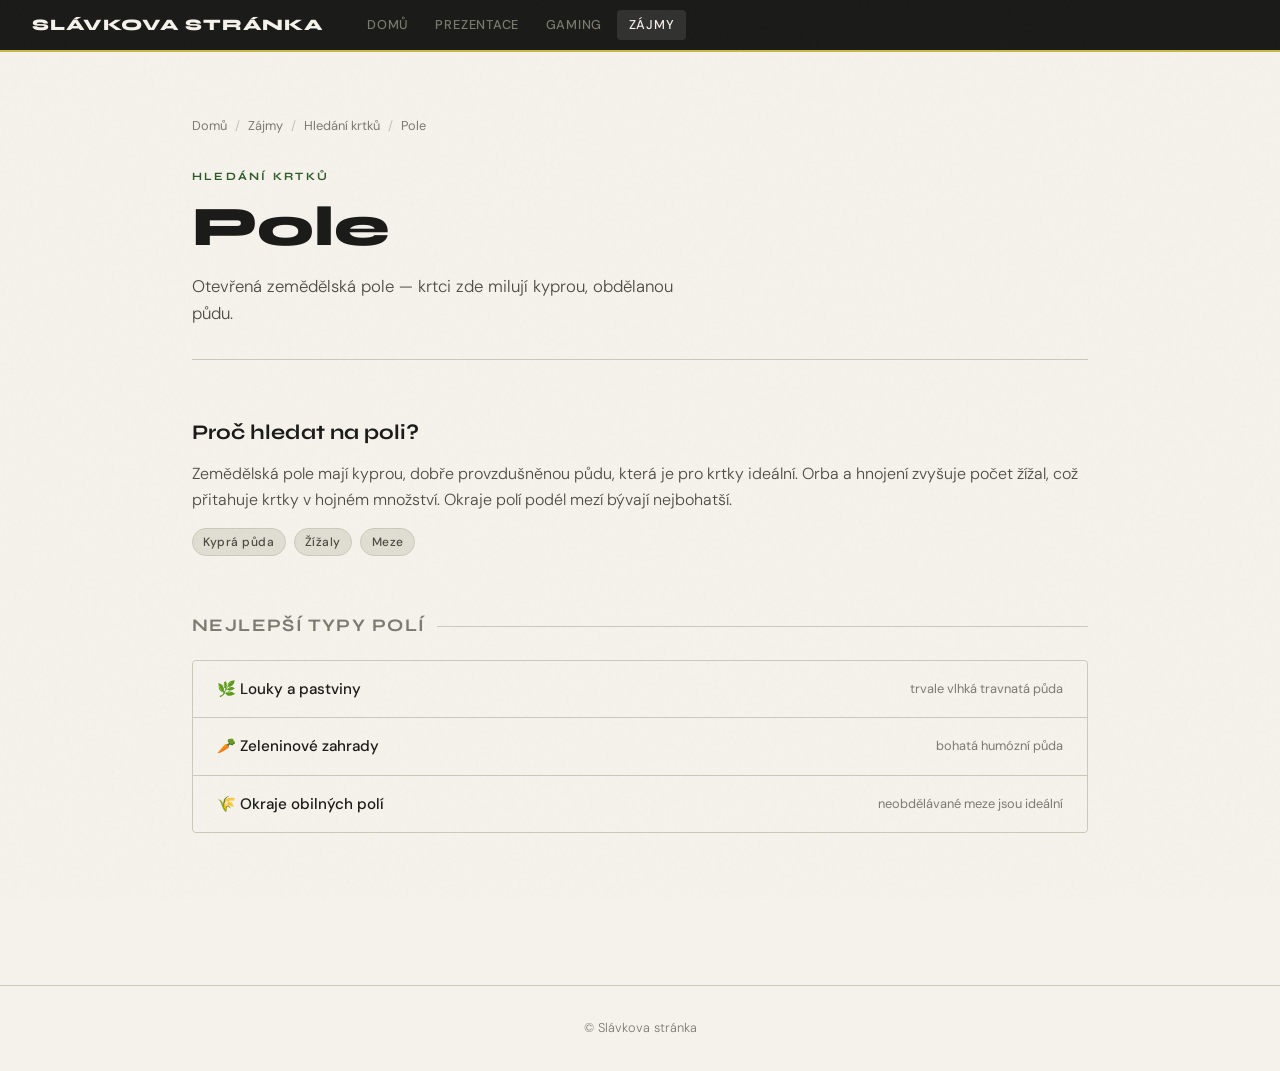
<file: pole.html>
<!DOCTYPE html>
<html lang="cs">
<head>
  <meta charset="UTF-8">
  <meta name="viewport" content="width=device-width, initial-scale=1.0">
  <title>Pole — Hledání krtků — Slávkova stránka</title>
  <link rel="stylesheet" href="../../style.css">
</head>
<body>

<nav>
  <a class="nav-logo" href="../../index.html">Slávkova stránka</a>
  <div class="nav-links">
    <a href="../../index.html">Domů</a>
    <a href="../../prezentace/index.html">Prezentace</a>
    <a href="../../gaming/index.html">Gaming</a>
    <a href="../index.html" class="active">Zájmy</a>
  </div>
</nav>

<main class="page">
  <div class="breadcrumb">
    <a href="../../index.html">Domů</a>
    <span class="sep">/</span>
    <a href="../index.html">Zájmy</a>
    <span class="sep">/</span>
    <a href="index.html">Hledání krtků</a>
    <span class="sep">/</span>
    <span>Pole</span>
  </div>

  <div class="page-header">
    <p class="eyebrow">Hledání krtků</p>
    <h1>Pole</h1>
    <p>Otevřená zemědělská pole — krtci zde milují kyprou, obdělanou půdu.</p>
  </div>

  <section>
    <h3>Proč hledat na poli?</h3>
    <p>Zemědělská pole mají kyprou, dobře provzdušněnou půdu, která je pro krtky ideální. Orba a hnojení zvyšuje počet žížal, což přitahuje krtky v hojném množství. Okraje polí podél mezí bývají nejbohatší.</p>
    <div class="tags">
      <span class="tag">Kyprá půda</span>
      <span class="tag">Žížaly</span>
      <span class="tag">Meze</span>
    </div>
  </section>

  <section>
    <h2>Nejlepší typy polí</h2>
    <div class="item-list">
      <div class="item">
        <span class="item-label">🌿 Louky a pastviny</span>
        <span class="item-meta">trvale vlhká travnatá půda</span>
      </div>
      <div class="item">
        <span class="item-label">🥕 Zeleninové zahrady</span>
        <span class="item-meta">bohatá humózní půda</span>
      </div>
      <div class="item">
        <span class="item-label">🌾 Okraje obilných polí</span>
        <span class="item-meta">neobdělávané meze jsou ideální</span>
      </div>
    </div>
  </section>
</main>

<footer>&copy; Slávkova stránka</footer>
</body>
</html>
</file>
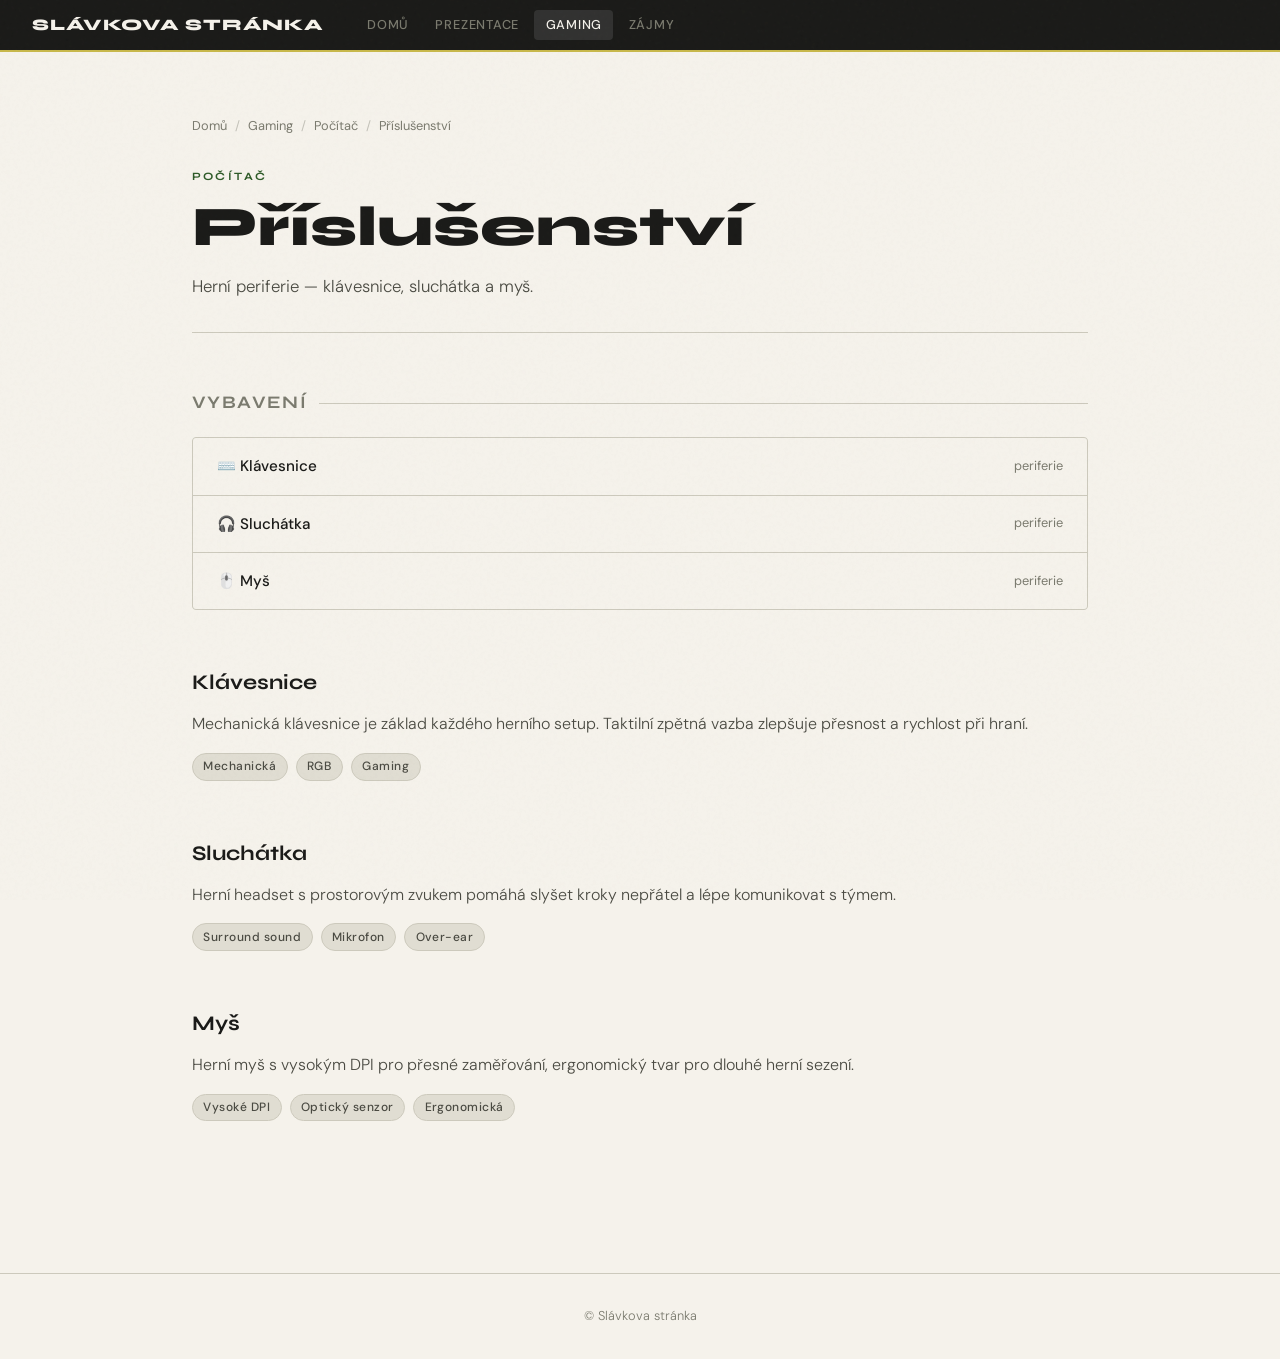
<file: prislusenstvi.html>
<!DOCTYPE html>
<html lang="cs">
<head>
  <meta charset="UTF-8">
  <meta name="viewport" content="width=device-width, initial-scale=1.0">
  <title>Příslušenství — Slávkova stránka</title>
  <link rel="stylesheet" href="../../style.css">
</head>
<body>

<nav>
  <a class="nav-logo" href="../../index.html">Slávkova stránka</a>
  <div class="nav-links">
    <a href="../../index.html">Domů</a>
    <a href="../../prezentace/index.html">Prezentace</a>
    <a href="../index.html" class="active">Gaming</a>
    <a href="../../zajmy/index.html">Zájmy</a>
  </div>
</nav>

<main class="page">
  <div class="breadcrumb">
    <a href="../../index.html">Domů</a>
    <span class="sep">/</span>
    <a href="../index.html">Gaming</a>
    <span class="sep">/</span>
    <a href="index.html">Počítač</a>
    <span class="sep">/</span>
    <span>Příslušenství</span>
  </div>

  <div class="page-header">
    <p class="eyebrow">Počítač</p>
    <h1>Příslušenství</h1>
    <p>Herní periferie — klávesnice, sluchátka a myš.</p>
  </div>

  <section>
    <h2>Vybavení</h2>
    <div class="item-list">
      <div class="item">
        <span class="item-label">⌨️ Klávesnice</span>
        <span class="item-meta">periferie</span>
      </div>
      <div class="item">
        <span class="item-label">🎧 Sluchátka</span>
        <span class="item-meta">periferie</span>
      </div>
      <div class="item">
        <span class="item-label">🖱️ Myš</span>
        <span class="item-meta">periferie</span>
      </div>
    </div>
  </section>

  <section>
    <h3>Klávesnice</h3>
    <p>Mechanická klávesnice je základ každého herního setup. Taktilní zpětná vazba zlepšuje přesnost a rychlost při hraní.</p>
    <div class="tags">
      <span class="tag">Mechanická</span>
      <span class="tag">RGB</span>
      <span class="tag">Gaming</span>
    </div>
  </section>

  <section>
    <h3>Sluchátka</h3>
    <p>Herní headset s prostorovým zvukem pomáhá slyšet kroky nepřátel a lépe komunikovat s týmem.</p>
    <div class="tags">
      <span class="tag">Surround sound</span>
      <span class="tag">Mikrofon</span>
      <span class="tag">Over-ear</span>
    </div>
  </section>

  <section>
    <h3>Myš</h3>
    <p>Herní myš s vysokým DPI pro přesné zaměřování, ergonomický tvar pro dlouhé herní sezení.</p>
    <div class="tags">
      <span class="tag">Vysoké DPI</span>
      <span class="tag">Optický senzor</span>
      <span class="tag">Ergonomická</span>
    </div>
  </section>
</main>

<footer>&copy; Slávkova stránka</footer>
</body>
</html>
</file>
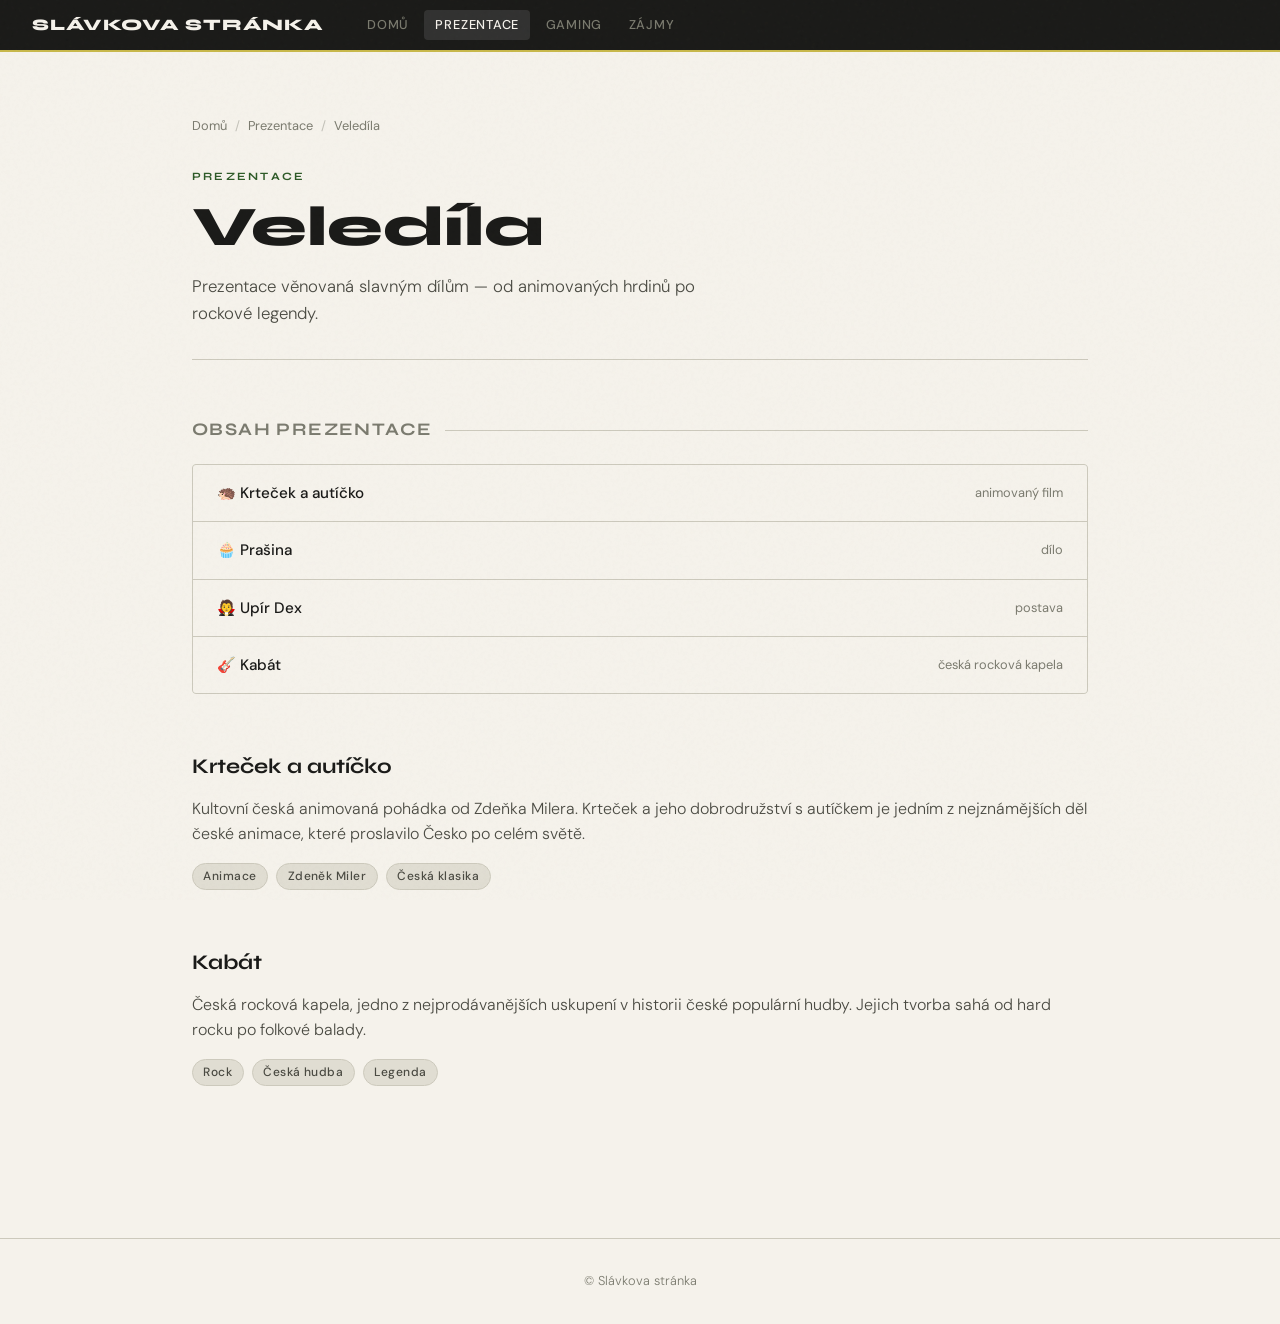
<file: veledila.html>
<!DOCTYPE html>
<html lang="cs">
<head>
  <meta charset="UTF-8">
  <meta name="viewport" content="width=device-width, initial-scale=1.0">
  <title>Veledíla — Slávkova stránka</title>
  <link rel="stylesheet" href="../style.css">
</head>
<body>

<nav>
  <a class="nav-logo" href="../index.html">Slávkova stránka</a>
  <div class="nav-links">
    <a href="../index.html">Domů</a>
    <a href="index.html" class="active">Prezentace</a>
    <a href="../gaming/index.html">Gaming</a>
    <a href="../zajmy/index.html">Zájmy</a>
  </div>
</nav>

<main class="page">
  <div class="breadcrumb">
    <a href="../index.html">Domů</a>
    <span class="sep">/</span>
    <a href="index.html">Prezentace</a>
    <span class="sep">/</span>
    <span>Veledíla</span>
  </div>

  <div class="page-header">
    <p class="eyebrow">Prezentace</p>
    <h1>Veledíla</h1>
    <p>Prezentace věnovaná slavným dílům — od animovaných hrdinů po rockové legendy.</p>
  </div>

  <section>
    <h2>Obsah prezentace</h2>
    <div class="item-list">
      <div class="item">
        <span class="item-label">🦔 Krteček a autíčko</span>
        <span class="item-meta">animovaný film</span>
      </div>
      <div class="item">
        <span class="item-label">🧁 Prašina</span>
        <span class="item-meta">dílo</span>
      </div>
      <div class="item">
        <span class="item-label">🧛 Upír Dex</span>
        <span class="item-meta">postava</span>
      </div>
      <div class="item">
        <span class="item-label">🎸 Kabát</span>
        <span class="item-meta">česká rocková kapela</span>
      </div>
    </div>
  </section>

  <section>
    <h3>Krteček a autíčko</h3>
    <p>Kultovní česká animovaná pohádka od Zdeňka Milera. Krteček a jeho dobrodružství s autíčkem je jedním z nejznámějších děl české animace, které proslavilo Česko po celém světě.</p>
    <div class="tags">
      <span class="tag">Animace</span>
      <span class="tag">Zdeněk Miler</span>
      <span class="tag">Česká klasika</span>
    </div>
  </section>

  <section>
    <h3>Kabát</h3>
    <p>Česká rocková kapela, jedno z nejprodávanějších uskupení v historii české populární hudby. Jejich tvorba sahá od hard rocku po folkové balady.</p>
    <div class="tags">
      <span class="tag">Rock</span>
      <span class="tag">Česká hudba</span>
      <span class="tag">Legenda</span>
    </div>
  </section>
</main>

<footer>&copy; Slávkova stránka</footer>
</body>
</html>
</file>
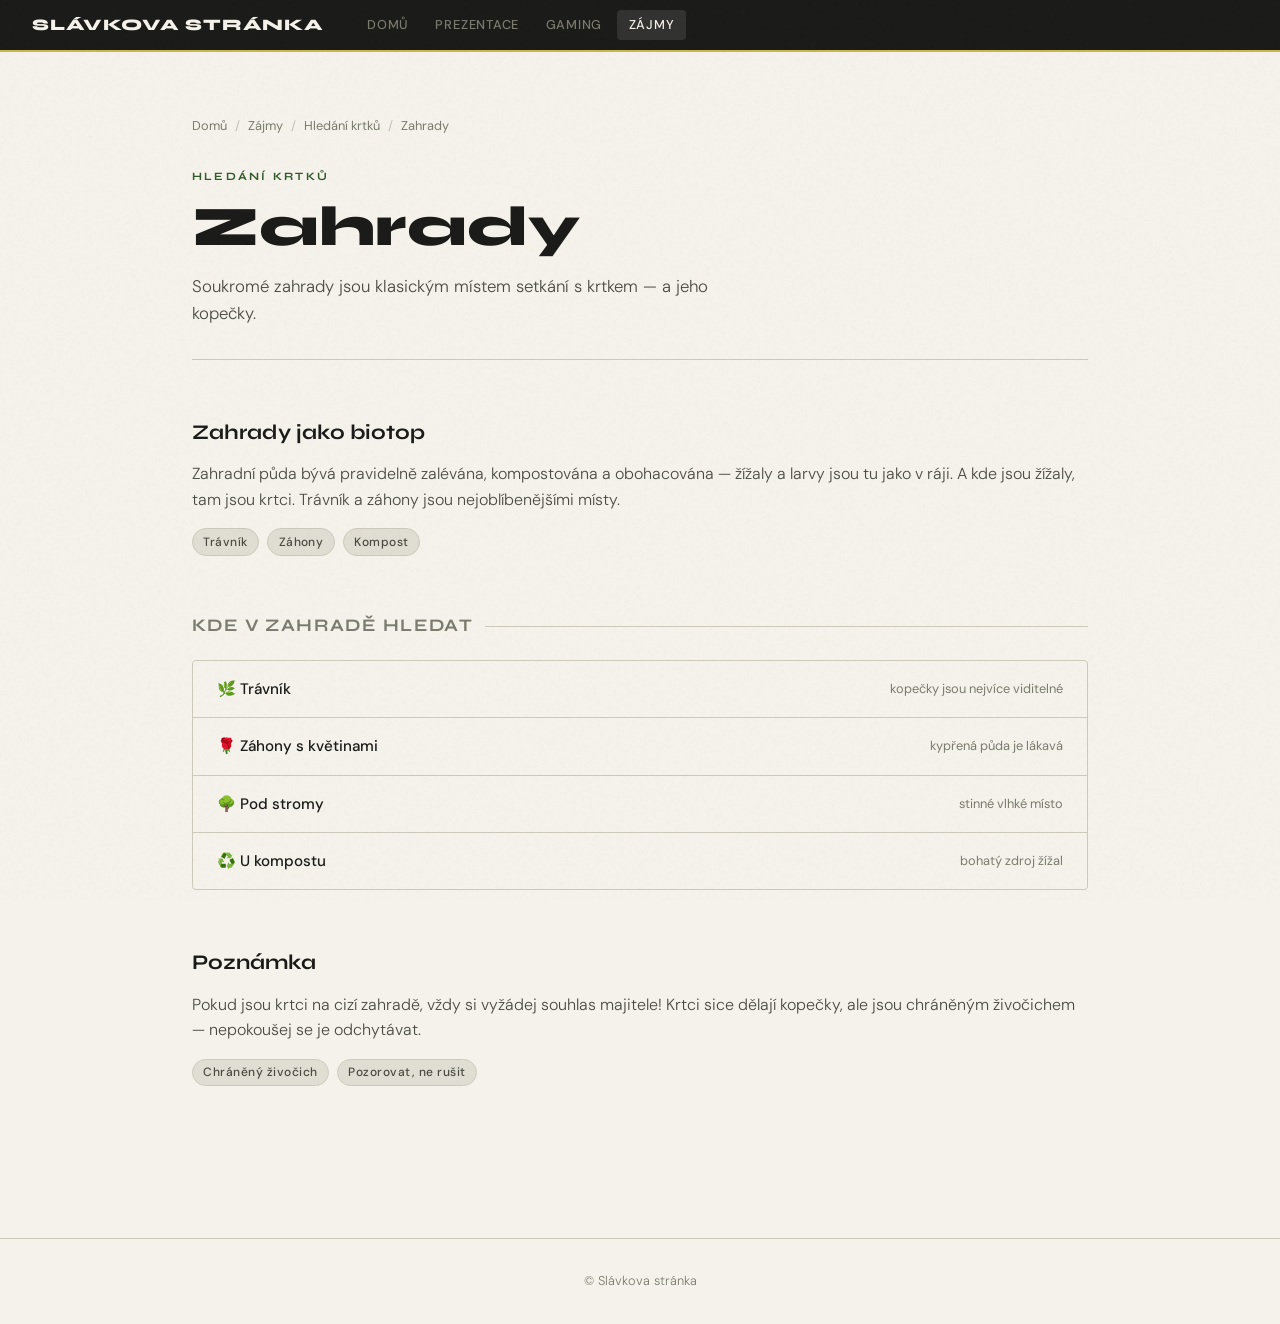
<file: zahrady.html>
<!DOCTYPE html>
<html lang="cs">
<head>
  <meta charset="UTF-8">
  <meta name="viewport" content="width=device-width, initial-scale=1.0">
  <title>Zahrady — Hledání krtků — Slávkova stránka</title>
  <link rel="stylesheet" href="../../style.css">
</head>
<body>

<nav>
  <a class="nav-logo" href="../../index.html">Slávkova stránka</a>
  <div class="nav-links">
    <a href="../../index.html">Domů</a>
    <a href="../../prezentace/index.html">Prezentace</a>
    <a href="../../gaming/index.html">Gaming</a>
    <a href="../index.html" class="active">Zájmy</a>
  </div>
</nav>

<main class="page">
  <div class="breadcrumb">
    <a href="../../index.html">Domů</a>
    <span class="sep">/</span>
    <a href="../index.html">Zájmy</a>
    <span class="sep">/</span>
    <a href="index.html">Hledání krtků</a>
    <span class="sep">/</span>
    <span>Zahrady</span>
  </div>

  <div class="page-header">
    <p class="eyebrow">Hledání krtků</p>
    <h1>Zahrady</h1>
    <p>Soukromé zahrady jsou klasickým místem setkání s krtkem — a jeho kopečky.</p>
  </div>

  <section>
    <h3>Zahrady jako biotop</h3>
    <p>Zahradní půda bývá pravidelně zalévána, kompostována a obohacována — žížaly a larvy jsou tu jako v ráji. A kde jsou žížaly, tam jsou krtci. Trávník a záhony jsou nejoblíbenějšími místy.</p>
    <div class="tags">
      <span class="tag">Trávník</span>
      <span class="tag">Záhony</span>
      <span class="tag">Kompost</span>
    </div>
  </section>

  <section>
    <h2>Kde v zahradě hledat</h2>
    <div class="item-list">
      <div class="item">
        <span class="item-label">🌿 Trávník</span>
        <span class="item-meta">kopečky jsou nejvíce viditelné</span>
      </div>
      <div class="item">
        <span class="item-label">🌹 Záhony s květinami</span>
        <span class="item-meta">kypřená půda je lákavá</span>
      </div>
      <div class="item">
        <span class="item-label">🌳 Pod stromy</span>
        <span class="item-meta">stinné vlhké místo</span>
      </div>
      <div class="item">
        <span class="item-label">♻️ U kompostu</span>
        <span class="item-meta">bohatý zdroj žížal</span>
      </div>
    </div>
  </section>

  <section>
    <h3>Poznámka</h3>
    <p>Pokud jsou krtci na cizí zahradě, vždy si vyžádej souhlas majitele! Krtci sice dělají kopečky, ale jsou chráněným živočichem — nepokoušej se je odchytávat.</p>
    <div class="tags">
      <span class="tag">Chráněný živočich</span>
      <span class="tag">Pozorovat, ne rušit</span>
    </div>
  </section>
</main>

<footer>&copy; Slávkova stránka</footer>
</body>
</html>
</file>
<file: style.css>
@import url('https://fonts.googleapis.com/css2?family=Syne:wght@400;600;700;800&family=DM+Sans:ital,wght@0,300;0,400;0,500;1,300&display=swap');

:root {
  --bg: #f5f2eb;
  --surface: #eceae0;
  --surface2: #e0ddd2;
  --ink: #1a1a18;
  --ink2: #4a4a42;
  --ink3: #7a7a6e;
  --accent: #2d5a27;
  --accent2: #c8b84a;
  --accent3: #8b3a2a;
  --border: #ccc9bc;
  --radius: 4px;
  --font-display: 'Syne', sans-serif;
  --font-body: 'DM Sans', sans-serif;
}

*, *::before, *::after {
  box-sizing: border-box;
  margin: 0;
  padding: 0;
}

html {
  scroll-behavior: smooth;
}

body {
  background-color: var(--bg);
  color: var(--ink);
  font-family: var(--font-body);
  font-size: 16px;
  line-height: 1.6;
  min-height: 100vh;
}

/* ── NOISE TEXTURE OVERLAY ── */
body::before {
  content: '';
  position: fixed;
  inset: 0;
  background-image: url("data:image/svg+xml,%3Csvg viewBox='0 0 256 256' xmlns='http://www.w3.org/2000/svg'%3E%3Cfilter id='noise'%3E%3CfeTurbulence type='fractalNoise' baseFrequency='0.9' numOctaves='4' stitchTiles='stitch'/%3E%3C/filter%3E%3Crect width='100%25' height='100%25' filter='url(%23noise)' opacity='0.04'/%3E%3C/svg%3E");
  pointer-events: none;
  z-index: 9999;
  opacity: 0.5;
}

/* ── NAVIGATION ── */
nav {
  position: sticky;
  top: 0;
  z-index: 100;
  background: var(--ink);
  padding: 0 2rem;
  display: flex;
  align-items: center;
  gap: 2rem;
  height: 52px;
  border-bottom: 2px solid var(--accent2);
}

nav .nav-logo {
  font-family: var(--font-display);
  font-weight: 800;
  font-size: 1rem;
  color: var(--bg);
  text-decoration: none;
  letter-spacing: 0.05em;
  text-transform: uppercase;
  white-space: nowrap;
  flex-shrink: 0;
}

nav .nav-links {
  display: flex;
  gap: 0.25rem;
  align-items: center;
  flex-wrap: wrap;
}

nav .nav-links a {
  color: var(--ink3);
  text-decoration: none;
  font-size: 0.8rem;
  font-weight: 500;
  letter-spacing: 0.06em;
  text-transform: uppercase;
  padding: 0.3rem 0.7rem;
  border-radius: var(--radius);
  transition: color 0.2s, background 0.2s;
}

nav .nav-links a:hover,
nav .nav-links a.active {
  color: var(--bg);
  background: rgba(255,255,255,0.1);
}

/* ── PAGE WRAPPER ── */
.page {
  max-width: 960px;
  margin: 0 auto;
  padding: 4rem 2rem 6rem;
}

/* ── HERO / PAGE HEADER ── */
.page-header {
  margin-bottom: 3.5rem;
  padding-bottom: 2rem;
  border-bottom: 1px solid var(--border);
}

.page-header .eyebrow {
  font-family: var(--font-display);
  font-size: 0.7rem;
  font-weight: 700;
  letter-spacing: 0.2em;
  text-transform: uppercase;
  color: var(--accent);
  margin-bottom: 0.75rem;
}

.page-header h1 {
  font-family: var(--font-display);
  font-weight: 800;
  font-size: clamp(2rem, 5vw, 3.5rem);
  line-height: 1.05;
  color: var(--ink);
  margin-bottom: 1rem;
}

.page-header p {
  font-size: 1.05rem;
  color: var(--ink2);
  max-width: 520px;
  font-weight: 300;
}

/* ── SECTION ── */
section {
  margin-bottom: 3.5rem;
}

section h2 {
  font-family: var(--font-display);
  font-weight: 700;
  font-size: 1.1rem;
  letter-spacing: 0.08em;
  text-transform: uppercase;
  color: var(--ink3);
  margin-bottom: 1.25rem;
  display: flex;
  align-items: center;
  gap: 0.75rem;
}

section h2::after {
  content: '';
  flex: 1;
  height: 1px;
  background: var(--border);
}

section h3 {
  font-family: var(--font-display);
  font-weight: 700;
  font-size: 1.3rem;
  color: var(--ink);
  margin-bottom: 0.75rem;
}

section p {
  color: var(--ink2);
  font-weight: 300;
  margin-bottom: 1rem;
}

/* ── CARD GRID ── */
.card-grid {
  display: grid;
  grid-template-columns: repeat(auto-fill, minmax(220px, 1fr));
  gap: 1px;
  background: var(--border);
  border: 1px solid var(--border);
  border-radius: var(--radius);
  overflow: hidden;
}

.card {
  background: var(--bg);
  padding: 1.5rem;
  text-decoration: none;
  color: inherit;
  display: flex;
  flex-direction: column;
  gap: 0.5rem;
  transition: background 0.2s;
  position: relative;
}

.card:hover {
  background: var(--surface);
}

.card .card-icon {
  font-size: 1.5rem;
  margin-bottom: 0.25rem;
}

.card .card-title {
  font-family: var(--font-display);
  font-weight: 700;
  font-size: 1rem;
  color: var(--ink);
}

.card .card-desc {
  font-size: 0.85rem;
  color: var(--ink3);
  font-weight: 300;
  line-height: 1.4;
}

.card .card-arrow {
  margin-top: auto;
  padding-top: 1rem;
  font-size: 0.75rem;
  color: var(--accent);
  font-weight: 600;
  letter-spacing: 0.05em;
  text-transform: uppercase;
}

/* ── LIST ITEMS ── */
.item-list {
  display: flex;
  flex-direction: column;
  gap: 1px;
  background: var(--border);
  border: 1px solid var(--border);
  border-radius: var(--radius);
  overflow: hidden;
}

.item-list a,
.item-list .item {
  background: var(--bg);
  padding: 1rem 1.5rem;
  text-decoration: none;
  color: var(--ink);
  font-size: 0.95rem;
  display: flex;
  align-items: center;
  justify-content: space-between;
  transition: background 0.2s;
}

.item-list a:hover {
  background: var(--surface);
  color: var(--accent);
}

.item-list .item-label {
  font-weight: 500;
}

.item-list .item-meta {
  font-size: 0.8rem;
  color: var(--ink3);
}

/* ── TAG CHIPS ── */
.tags {
  display: flex;
  flex-wrap: wrap;
  gap: 0.5rem;
  margin-top: 0.75rem;
}

.tag {
  background: var(--surface2);
  border: 1px solid var(--border);
  color: var(--ink2);
  font-size: 0.75rem;
  font-weight: 500;
  padding: 0.2rem 0.65rem;
  border-radius: 100px;
  letter-spacing: 0.04em;
}

/* ── BREADCRUMB ── */
.breadcrumb {
  display: flex;
  align-items: center;
  gap: 0.5rem;
  font-size: 0.8rem;
  color: var(--ink3);
  margin-bottom: 2rem;
}

.breadcrumb a {
  color: var(--ink3);
  text-decoration: none;
  transition: color 0.2s;
}

.breadcrumb a:hover { color: var(--accent); }
.breadcrumb .sep { opacity: 0.4; }

/* ── HERO HOMEPAGE ── */
.home-hero {
  padding: 5rem 0 4rem;
  border-bottom: 1px solid var(--border);
  margin-bottom: 4rem;
}

.home-hero .greeting {
  font-family: var(--font-display);
  font-size: 0.75rem;
  font-weight: 700;
  letter-spacing: 0.2em;
  text-transform: uppercase;
  color: var(--accent);
  margin-bottom: 1rem;
}

.home-hero h1 {
  font-family: var(--font-display);
  font-weight: 800;
  font-size: clamp(2.5rem, 7vw, 5rem);
  line-height: 1;
  color: var(--ink);
  margin-bottom: 1.5rem;
}

.home-hero h1 span {
  color: var(--accent2);
}

.home-hero .lead {
  font-size: 1.1rem;
  color: var(--ink2);
  max-width: 480px;
  font-weight: 300;
  line-height: 1.7;
}

/* ── LOCK NOTICE ── */
.lock-notice {
  background: var(--surface2);
  border: 1px solid var(--border);
  border-radius: var(--radius);
  padding: 2rem;
  display: flex;
  align-items: center;
  gap: 1.5rem;
  color: var(--ink2);
}

.lock-notice .lock-icon { font-size: 2rem; flex-shrink: 0; }
.lock-notice p { font-weight: 300; font-size: 0.95rem; }

/* ── FOOTER ── */
footer {
  border-top: 1px solid var(--border);
  padding: 2rem;
  text-align: center;
  font-size: 0.8rem;
  color: var(--ink3);
  font-weight: 300;
}

/* ── ANIMATIONS ── */
@keyframes fadeUp {
  from { opacity: 0; transform: translateY(16px); }
  to   { opacity: 1; transform: translateY(0); }
}

.page-header,
.breadcrumb,
section {
  animation: fadeUp 0.5s ease both;
}

section:nth-child(2) { animation-delay: 0.05s; }
section:nth-child(3) { animation-delay: 0.1s; }
section:nth-child(4) { animation-delay: 0.15s; }
section:nth-child(5) { animation-delay: 0.2s; }

/* ── RESPONSIVE ── */
@media (max-width: 640px) {
  nav { padding: 0 1rem; gap: 1rem; }
  .page { padding: 2rem 1rem 4rem; }
  .card-grid { grid-template-columns: 1fr; }
}
</file>
